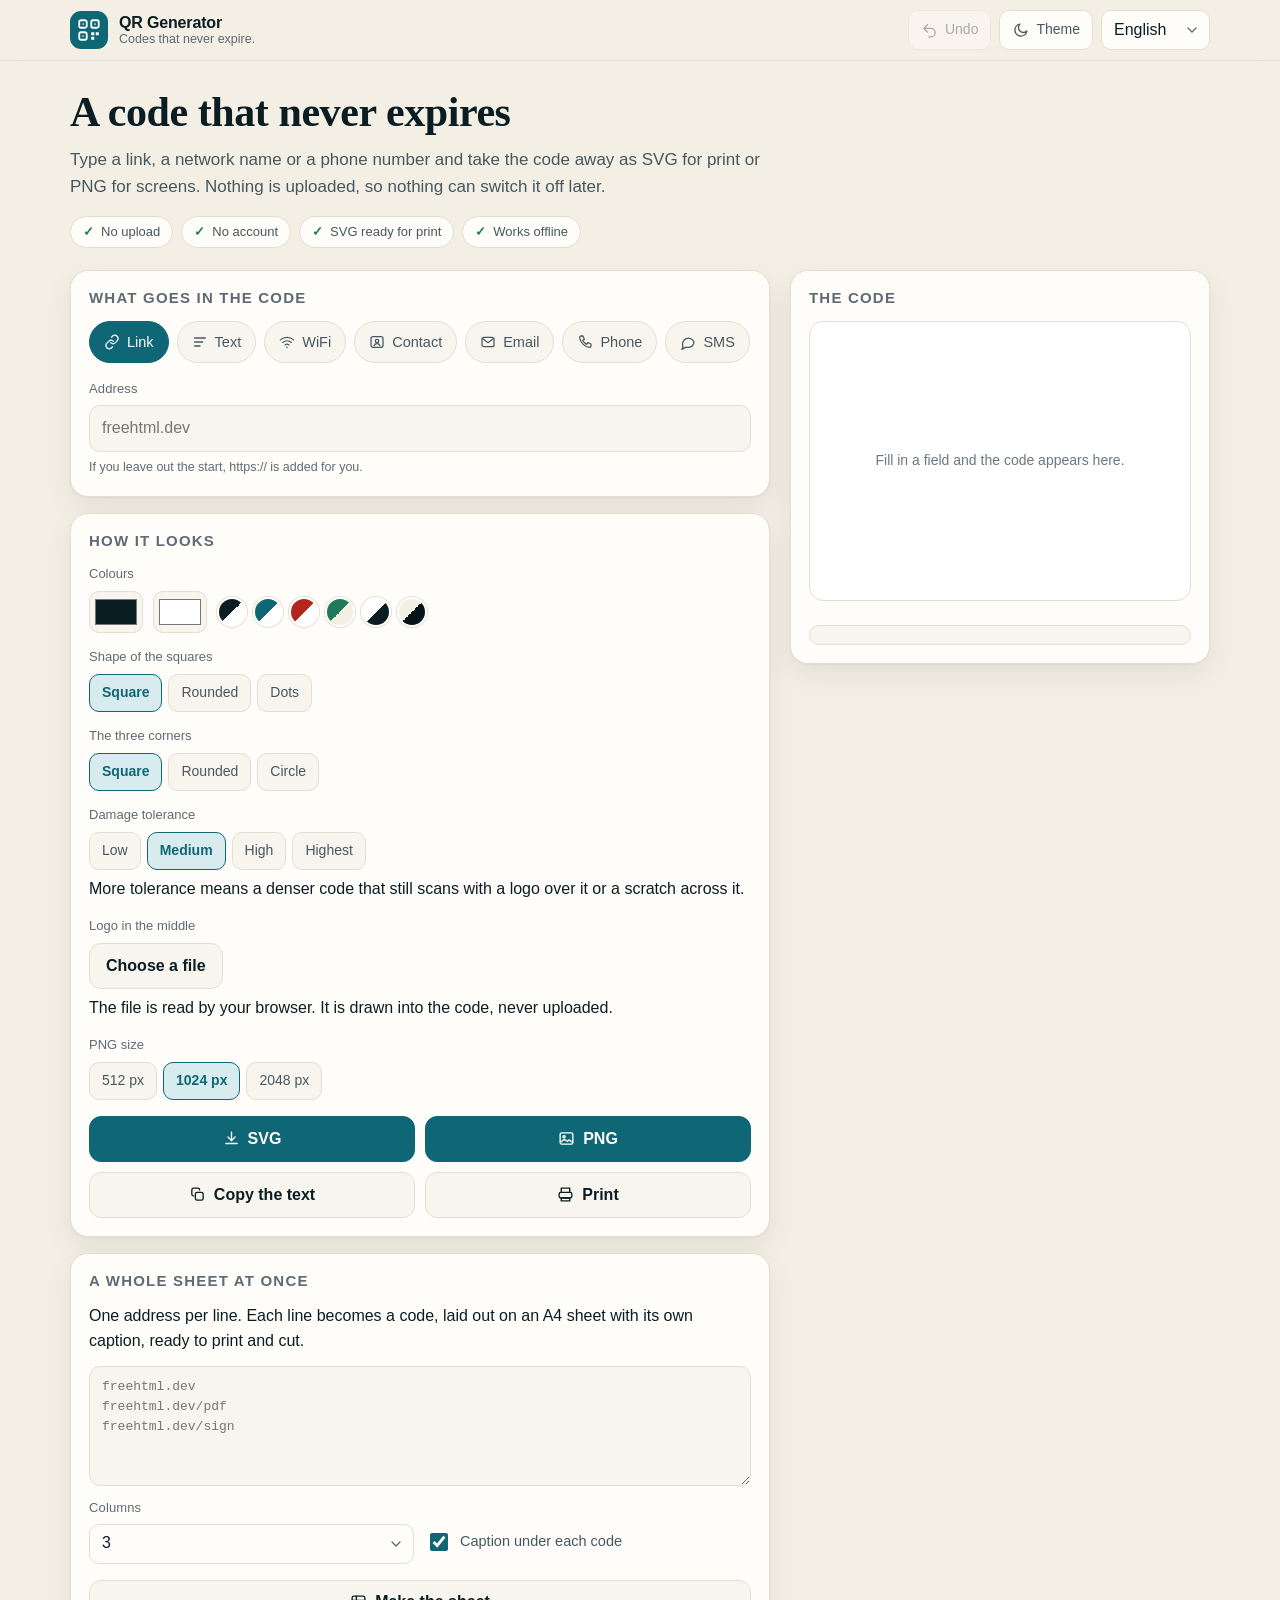
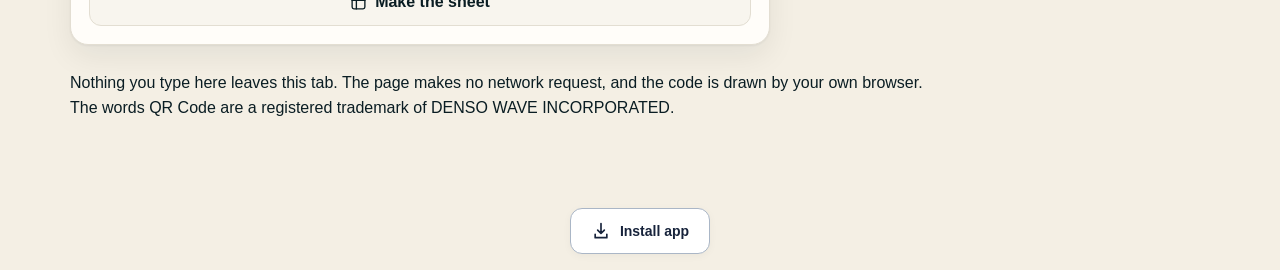
<file: index.html>
<!DOCTYPE html>
<html lang="en" data-version="1.0.2">
<head>
<meta charset="utf-8">
<meta http-equiv="Content-Security-Policy" content="default-src 'self'; script-src 'self' 'unsafe-inline'; style-src 'self' 'unsafe-inline'; img-src 'self' data: blob:; font-src 'self' data:; media-src 'self' blob: data:; connect-src 'self'; worker-src 'self' blob:; object-src 'none'; base-uri 'self'; upgrade-insecure-requests">
<!-- CSP prin meta: GitHub Pages nu permite antete HTTP. Fara frame-ancestors/form-action, pe care meta nu le accepta. -->
<meta name="viewport" content="width=device-width, initial-scale=1, viewport-fit=cover">
<meta name="color-scheme" content="light dark">
<meta name="theme-color" content="#0f6674">
<title>QR Generator · codes that never expire, made in your browser</title>
<meta name="description" content="Make a QR code for a link, text, WiFi, a contact card, an email, a phone number or an SMS. Vector SVG and print ready PNG, no account, no upload, and the code never expires because no server is involved.">
<meta name="author" content="Kristian Mario Miskovic (TekiDeki)">
<meta name="robots" content="index, follow">
<link rel="canonical" href="https://tekideki.github.io/QR-Generator/">
<meta property="og:type" content="website">
<meta property="og:site_name" content="QR Generator">
<meta property="og:title" content="QR Generator · codes that never expire">
<meta property="og:description" content="Link, text, WiFi, contact card. Vector SVG for print, PNG for screens. Nothing is uploaded and no server can switch the code off.">
<meta property="og:url" content="https://tekideki.github.io/QR-Generator/">
<meta property="og:image" content="https://tekideki.github.io/QR-Generator/screenshots/og.png">
<meta property="og:image:width" content="1200">
<meta property="og:image:height" content="630">
<meta property="og:locale" content="en_GB">
<meta property="og:locale:alternate" content="ro_RO">
<meta property="og:locale:alternate" content="sr_RS">
<meta name="twitter:card" content="summary_large_image">
<meta name="twitter:title" content="QR Generator · codes that never expire">
<meta name="twitter:description" content="Make a code in your browser, download SVG or PNG, print a sheet. No account, no upload, no expiry.">
<meta name="twitter:image" content="https://tekideki.github.io/QR-Generator/screenshots/og.png">
<link rel="manifest" href="manifest.json">
<link rel="icon" href="favicon.ico" sizes="32x32">
<link rel="icon" href="icons/icon.svg" type="image/svg+xml">
<link rel="apple-touch-icon" href="apple-touch-icon.png">
<style>
/* QR Generator · TekiDeki - styles
 * SPDX-License-Identifier: Apache-2.0
 * Copyright 2026 Kristian Mario Miskovic (TekiDeki)
 * No external font, no icon font, no CDN. Everything below is local.
 */

:root {
  --bg: #f4efe4;
  --panel: #fffdf9;
  --panel-2: #f8f5ee;
  --line: #e3ded2;
  --line-strong: #cec6b6;
  --ink: #0a1d23;
  --ink-soft: #46585f;
  --ink-muted: #5e6a74;
  --accent: #0f6674;
  --accent-hover: #0b5160;
  --accent-soft: #d8ecef;
  --on-accent: #ffffff;
  --amber: #e3a548;
  --ok: #1f7a5c;
  --ok-soft: #e1f2ea;
  --warn: #a8641a;
  --warn-soft: #f8ecd9;
  --bad: #b3261e;
  --bad-soft: #fbe4e1;
  --stage: #e7e1d4;
  --paper: #ffffff;
  --shadow: 0 1px 2px rgba(10, 29, 35, 0.05), 0 12px 30px rgba(10, 29, 35, 0.07);
  --radius: 18px;
  --radius-sm: 11px;
  --sans: -apple-system, BlinkMacSystemFont, "Segoe UI", Roboto, "Helvetica Neue", Arial, sans-serif;
  --serif: "Iowan Old Style", "Palatino Linotype", Palatino, Georgia, serif;
  --mono: ui-monospace, SFMono-Regular, Menlo, Consolas, "Liberation Mono", monospace;
  color-scheme: light;
}

:root[data-theme="dark"] {
  --bg: #061318;
  --panel: #0d1f26;
  --panel-2: #0a1a20;
  --line: #1d333b;
  --line-strong: #2c4651;
  --ink: #e8f1f3;
  --ink-soft: #b0c2c8;
  --ink-muted: #7f959d;
  --accent: #56b2ba;
  --accent-hover: #7cc9d0;
  --accent-soft: #103a41;
  --on-accent: #04222a;
  --amber: #e3a548;
  --ok: #5ecfa9;
  --ok-soft: #102e28;
  --warn: #e0a34a;
  --warn-soft: #33270f;
  --bad: #f2978f;
  --bad-soft: #361a18;
  --stage: #041014;
  --shadow: 0 1px 2px rgba(0, 0, 0, 0.35), 0 16px 34px rgba(0, 0, 0, 0.3);
  color-scheme: dark;
}

* { box-sizing: border-box; }

/* A display rule on a component beats the hidden attribute, which is how the
 * other panels stayed on screen. Nothing may override it. */
[hidden] { display: none !important; }

html { -webkit-text-size-adjust: 100%; }

body {
  margin: 0;
  background: var(--bg);
  color: var(--ink);
  font-family: var(--sans);
  font-size: 16px;
  line-height: 1.55;
  -webkit-font-smoothing: antialiased;
}

h1, h2, h3 { margin: 0; line-height: 1.2; letter-spacing: -0.01em; }
p { margin: 0; }
button, input, select, textarea { font: inherit; color: inherit; }
a { color: var(--accent); }

.skip-link {
  position: absolute; left: -9999px; top: 0;
  background: var(--accent); color: var(--on-accent);
  padding: 10px 16px; border-radius: 0 0 10px 0; z-index: 40;
}
.skip-link:focus { left: 0; }

.sr-only {
  position: absolute; width: 1px; height: 1px; padding: 0; margin: -1px;
  overflow: hidden; clip: rect(0 0 0 0); white-space: nowrap; border: 0;
}

/* ---------------------------------------------------------------- top bar */

.topbar {
  position: sticky; top: 0; z-index: 20;
  background: color-mix(in srgb, var(--bg) 88%, transparent);
  backdrop-filter: blur(10px);
  border-bottom: 1px solid var(--line);
}
.topbar-inner {
  max-width: 1180px; margin: 0 auto; padding: 10px 20px;
  display: flex; align-items: center; gap: 14px;
}
@media (max-width: 560px) {
  .topbar-inner { padding: 8px 14px; gap: 8px; }
  .brand { gap: 9px; min-width: 0; }
  .brand-mark { width: 34px; height: 34px; border-radius: 9px; }
  .brand-mark svg { width: 21px; height: 21px; }
  .brand-text > span:first-child { font-size: 15px; white-space: nowrap; }
  .brand-tagline { display: none; }
  .topbar-actions { gap: 6px; }
  .icon-btn { min-height: 38px; padding: 0 9px; }
  select { min-height: 38px; padding: 0 28px 0 10px; font-size: 14px; }
}
.brand { display: flex; align-items: center; gap: 11px; text-decoration: none; color: inherit; }
.brand-mark {
  width: 38px; height: 38px; border-radius: 11px;
  background: var(--accent); color: var(--on-accent);
  display: grid; place-items: center; flex: none;
}
.brand-mark svg { width: 24px; height: 24px; }
.brand-text { display: flex; flex-direction: column; line-height: 1.15; }
.brand-text > span:first-child { font-weight: 650; letter-spacing: -0.01em; }
.brand-tagline { font-size: 12.5px; color: var(--ink-muted); }
.topbar-actions { margin-left: auto; display: flex; align-items: center; gap: 8px; }

.icon-btn {
  display: inline-flex; align-items: center; gap: 7px;
  min-height: 40px; padding: 0 12px;
  background: var(--panel); border: 1px solid var(--line);
  border-radius: 10px; cursor: pointer; color: var(--ink-soft);
  font-size: 14px;
}
.icon-btn:hover { border-color: var(--line-strong); color: var(--ink); }
.icon-btn:disabled { opacity: 0.45; cursor: default; }
.icon-btn svg { width: 17px; height: 17px; fill: none; stroke: currentColor; stroke-width: 1.9; stroke-linecap: round; stroke-linejoin: round; }
.icon-btn span { display: none; }
@media (min-width: 720px) { .icon-btn span { display: inline; } }

.theme-sun { display: none; }
:root[data-theme="dark"] .theme-sun { display: block; }
:root[data-theme="dark"] .theme-moon { display: none; }

select {
  min-height: 40px; padding: 0 34px 0 12px;
  background: var(--panel) url("data:image/svg+xml,%3Csvg xmlns='http://www.w3.org/2000/svg' viewBox='0 0 24 24' fill='none' stroke='%235e6a74' stroke-width='2' stroke-linecap='round'%3E%3Cpath d='M6 9l6 6 6-6'/%3E%3C/svg%3E") no-repeat right 9px center / 16px;
  border: 1px solid var(--line); border-radius: 10px;
  appearance: none; cursor: pointer;
}

/* ------------------------------------------------------------------ layout */

.wrap { max-width: 1180px; margin: 0 auto; padding: 26px 20px 64px; }

.intro { max-width: 720px; margin-bottom: 22px; }
.intro h1 { font-family: var(--serif); font-size: clamp(28px, 4.6vw, 42px); font-weight: 600; }
.lede { margin-top: 10px; color: var(--ink-soft); font-size: 17px; }
.claims { list-style: none; display: flex; flex-wrap: wrap; gap: 8px; padding: 0; margin: 16px 0 0; }
.claims li {
  font-size: 13px; color: var(--ink-soft);
  background: var(--panel); border: 1px solid var(--line);
  border-radius: 999px; padding: 5px 12px;
}
.claims li::before { content: "✓"; color: var(--ok); margin-right: 7px; font-weight: 700; }

.columns { display: grid; grid-template-columns: 1fr; gap: 20px; align-items: start; }
@media (min-width: 940px) {
  .columns { grid-template-columns: minmax(0, 1fr) 420px; }
}

.card {
  background: var(--panel); border: 1px solid var(--line);
  border-radius: var(--radius); box-shadow: var(--shadow);
  padding: 18px;
}
.card + .card { margin-top: 16px; }
.card h2 { font-size: 15px; text-transform: uppercase; letter-spacing: 0.08em; color: var(--ink-muted); margin-bottom: 14px; }

/* ------------------------------------------------------------- type chips */

.types { display: flex; flex-wrap: wrap; gap: 8px; }
.chip {
  display: inline-flex; align-items: center; gap: 7px;
  min-height: 42px; padding: 0 14px;
  background: var(--panel-2); border: 1px solid var(--line);
  border-radius: 999px; cursor: pointer; color: var(--ink-soft); font-size: 14.5px;
}
.chip:hover { border-color: var(--line-strong); }
.chip[aria-pressed="true"] {
  background: var(--accent); border-color: var(--accent); color: var(--on-accent);
}
.chip svg { width: 16px; height: 16px; fill: none; stroke: currentColor; stroke-width: 1.9; stroke-linecap: round; stroke-linejoin: round; }

/* ----------------------------------------------------------------- fields */

.fields { display: grid; gap: 12px; margin-top: 16px; }
.field { display: grid; gap: 6px; }
.field label { font-size: 13px; color: var(--ink-muted); letter-spacing: 0.01em; }
.field input[type="text"], .field input[type="email"], .field input[type="tel"], .field textarea {
  width: 100%; min-height: 44px; padding: 10px 12px;
  background: var(--panel-2); border: 1px solid var(--line);
  border-radius: var(--radius-sm); color: var(--ink);
}
.field textarea { min-height: 96px; resize: vertical; font-family: inherit; }
.field input:focus-visible, .field textarea:focus-visible, select:focus-visible, .chip:focus-visible, .btn:focus-visible, .icon-btn:focus-visible {
  outline: 2px solid var(--accent); outline-offset: 2px;
}
.field .hint { font-size: 12.5px; color: var(--ink-muted); }
.row2 { display: grid; grid-template-columns: 1fr 1fr; gap: 12px; }
@media (max-width: 520px) { .row2 { grid-template-columns: 1fr; } }

.check { display: flex; align-items: center; gap: 9px; font-size: 14.5px; color: var(--ink-soft); cursor: pointer; }
.check input { width: 18px; height: 18px; accent-color: var(--accent); }

/* ---------------------------------------------------------------- preview */

.preview-card { position: sticky; top: 76px; }
.stage {
  background: var(--paper); border: 1px solid var(--line);
  border-radius: 14px; padding: 14px; display: grid; place-items: center;
  min-height: 280px;
}
/* The code itself is drawn on white on purpose, in both themes: a scanner
 * needs the contrast, and a dark code on a dark background does not scan. */
.stage svg, .stage canvas, .stage img { display: block; width: 100%; height: auto; max-width: 340px; }
.stage .empty {
  color: #6b7780; font-size: 14px; text-align: center; padding: 30px 10px;
}

.meta { display: flex; flex-wrap: wrap; gap: 8px; margin-top: 12px; }
.pill {
  font-size: 12.5px; color: var(--ink-soft);
  background: var(--panel-2); border: 1px solid var(--line);
  border-radius: 999px; padding: 4px 10px;
}
.pill.warn { color: var(--warn); background: var(--warn-soft); border-color: transparent; }
.pill.bad { color: var(--bad); background: var(--bad-soft); border-color: transparent; }
.pill.ok { color: var(--ok); background: var(--ok-soft); border-color: transparent; }

.payload {
  margin-top: 12px; font-family: var(--mono); font-size: 12px;
  color: var(--ink-muted); background: var(--panel-2);
  border: 1px solid var(--line); border-radius: 10px;
  padding: 9px 11px; max-height: 76px; overflow: auto; word-break: break-all;
}

/* ---------------------------------------------------------------- controls */

.opts { display: grid; gap: 14px; }
.opt { display: grid; gap: 7px; }
.opt > span { font-size: 13px; color: var(--ink-muted); }
.seg { display: flex; flex-wrap: wrap; gap: 6px; }
.seg button {
  min-height: 38px; padding: 0 12px;
  background: var(--panel-2); border: 1px solid var(--line);
  border-radius: 10px; cursor: pointer; color: var(--ink-soft); font-size: 14px;
}
.seg button[aria-pressed="true"] { background: var(--accent-soft); border-color: var(--accent); color: var(--accent); font-weight: 600; }

.colors { display: flex; gap: 10px; align-items: center; }
.colors input[type="color"] {
  width: 54px; height: 42px; padding: 3px; background: var(--panel-2);
  border: 1px solid var(--line); border-radius: 10px; cursor: pointer;
}
.swatches { display: flex; gap: 6px; flex-wrap: wrap; }
.swatch {
  width: 30px; height: 30px; border-radius: 50%; cursor: pointer;
  border: 2px solid var(--panel); box-shadow: 0 0 0 1px var(--line);
}
.logo-row { display: flex; align-items: center; gap: 10px; flex-wrap: wrap; }
.logo-thumb { width: 40px; height: 40px; border-radius: 9px; border: 1px solid var(--line); object-fit: contain; background: #fff; }

/* ----------------------------------------------------------------- buttons */

.btn {
  display: inline-flex; align-items: center; justify-content: center; gap: 8px;
  min-height: 46px; padding: 0 16px;
  background: var(--panel-2); border: 1px solid var(--line);
  border-radius: 12px; cursor: pointer; color: var(--ink); font-weight: 550;
}
.btn:hover { border-color: var(--line-strong); }
.btn.primary { background: var(--accent); border-color: var(--accent); color: var(--on-accent); }
.btn.primary:hover { background: var(--accent-hover); }
.btn svg { width: 17px; height: 17px; fill: none; stroke: currentColor; stroke-width: 1.9; stroke-linecap: round; stroke-linejoin: round; }
.export { display: grid; grid-template-columns: 1fr 1fr; gap: 10px; margin-top: 16px; }
.export .wide { grid-column: 1 / -1; }

/* ------------------------------------------------------------------ sheet */

.batch textarea { width: 100%; min-height: 120px; font-family: var(--mono); font-size: 13px; }

/* ------------------------------------------------------------------ toasts */

.toast {
  position: fixed; left: 50%; bottom: 24px; transform: translate(-50%, 20px);
  background: var(--ink); color: var(--bg);
  padding: 11px 18px; border-radius: 999px; font-size: 14px;
  opacity: 0; pointer-events: none; transition: opacity 0.18s, transform 0.18s; z-index: 50;
}
.toast.on { opacity: 1; transform: translate(-50%, 0); }

/* ------------------------------------------------------------------- print */

.print-only { display: none; }


/* ------------------------------------------------------- sheet preview */

.sheet-frame { margin-top: 16px; }
.sheet-note { margin-bottom: 8px; }
.sheet-paper {
  background: #fff; border: 1px solid var(--line); border-radius: 10px;
  padding: 8px; box-shadow: var(--shadow); overflow: hidden;
}
.sheet-paper svg { display: block; width: 100%; height: auto; }
.sheet-more { margin-top: 8px; color: var(--warn); }

/* ------------------------------------------------------- the small code */

/* On a phone the full preview sits under the whole form, so the code would be
 * off screen exactly while it is being typed. This strip keeps it in view. */
.peek { display: none; }
@media (max-width: 939px) {
  .peek {
    position: fixed; left: 12px; right: 12px; bottom: 12px; z-index: 40;
    display: flex; align-items: center; gap: 12px;
    padding: 8px 14px 8px 8px; min-height: 64px;
    background: var(--panel); border: 1px solid var(--line-strong);
    border-radius: 16px; box-shadow: 0 10px 30px rgba(9, 30, 38, 0.22);
    color: var(--ink); text-align: left; cursor: pointer;
  }
  .peek[hidden] { display: none; }
  .peek-art {
    width: 52px; height: 52px; flex: none; display: grid; place-items: center;
    background: #fff; border-radius: 10px; padding: 4px;
  }
  .peek-art svg { width: 100%; height: 100%; display: block; }
  .peek-text {
    font-size: 13.5px; line-height: 1.35; color: var(--ink-soft);
    overflow: hidden; text-overflow: ellipsis; white-space: nowrap; min-width: 0;
  }
  body { padding-bottom: 88px; }
}
@media print { .peek { display: none !important; } }

@media print {
  body { background: #fff; }
  .topbar, .intro, .columns, .toast, .skip-link { display: none !important; }
  .print-only { display: block; }
  .print-only svg { width: 100%; height: auto; }
  @page { size: A4; margin: 12mm; }
}

@media (prefers-reduced-motion: reduce) {
  *, *::before, *::after { animation-duration: 0.001ms !important; transition-duration: 0.001ms !important; }
}



  /* regula casei: tinte de atingere pe mobil */
  @media (pointer: coarse), (max-width: 700px) {
    .swatch { min-height: 34px; display: inline-flex; align-items: center; }
  }
</style>
<script type="application/ld+json">
{"@context":"https://schema.org","@type":"WebApplication","name":"QR Generator","applicationCategory":"UtilitiesApplication","operatingSystem":"Any (web browser)","url":"https://tekideki.github.io/QR-Generator/","description":"Creator of permanent QR codes for links, text, WiFi, contacts, email, phone and SMS, with SVG and PNG export and a printable A4 sheet. Nothing is uploaded.","offers":{"@type":"Offer","price":"0","priceCurrency":"EUR"},"author":{"@type":"Person","name":"Kristian Mario Miskovic","alternateName":"TekiDeki"},"license":"https://www.apache.org/licenses/LICENSE-2.0","isAccessibleForFree":true}
</script>
<script>
/* Paint the stored theme before the body is built, so there is no flash of
 * the wrong colour on a reload. */
(function () {
  try {
    var saved = localStorage.getItem('qr-generator.theme');
    var dark = saved === 'dark' || (!saved && window.matchMedia && window.matchMedia('(prefers-color-scheme: dark)').matches);
    document.documentElement.setAttribute('data-theme', dark ? 'dark' : 'light');
  } catch (e) {
    document.documentElement.setAttribute('data-theme', 'light');
  }
}());
</script>

<style id="ecran-mic">
/* regula casei: ecrane mici (320px) - nimic nu are voie sa iasa din ecran.
   Blocul sta la finalul <head>, deci invinge stilurile de mai sus fara sa le rescrie. */
@media (max-width: 380px) {
  html, body { max-width: 100%; overflow-x: hidden; }
  img, svg, canvas, video, table { max-width: 100%; }
  /* antetul: selectul de limba si butonul de tema se pot strange si trec pe randul urmator */
  header .tools, header .controls, .topbar .tools, .topbar .controls, .tools, .controls { flex-wrap: wrap; min-width: 0; }
  header select, .tools select, .controls select, select#lang, select#lang-select, #lang-select { max-width: 100%; min-width: 0; }
  /* panourile si cardurile se largestesc la cat incape */
  .panel, .card, .sheet, .action, .action-main, .action-side, .source-panel, .panel-heading { min-width: 0; max-width: 100%; }
  .chips, #cityChips { flex-wrap: wrap; }
}
</style>
<style id="tinte-44">
/* regula casei: pe telefon, tinta de atingere are cel putin 44x44px (WCAG 2.5.5, Apple HIG).
   Se aplica doar pe pointer gros sau ecran mic, ca sa nu umfle interfata pe desktop.
   `!important` e intentionat: e un prag de accesibilitate, nu o preferinta de stil, iar
   fiecare unealta are propriile reguli de buton care ar castiga altfel.
   Tabla jocurilor (`.cell`, `.tile`, `.slot`, `.key`) este lasata afara: acolo marimea
   tintei e data de grila, nu de deget, si e tratata in blocul fiecarui joc. */
@media (pointer: coarse), (max-width: 700px) {
  html body :is(button, select, textarea, summary, [role="button"],
      input:not([type="checkbox"]):not([type="radio"]):not([type="file"]):not([type="hidden"]),
      label:has(input[type="checkbox"]), label:has(input[type="radio"]),
      .check, .check-label, .switch, .btn, .button):not(.cell):not(.tile):not(.slot):not(.key) {
    min-height: 44px !important;
  }
  html body :is(button, [role="button"], .btn, .button, .chip, .langbtn, .iconbtn, .icon-btn,
      .btn-icon, .icon-button, .swatch, .switch, .tbtn, .buy, .skip):not(.cell):not(.tile):not(.slot):not(.key):not([hidden]) {
    display: inline-flex !important; align-items: center !important; justify-content: center !important;
  }
  html body :is(.iconbtn, .icon-btn, .btn-icon, .icon-button, .langbtn, .theme-toggle, .theme,
      .swatch, .switch, .tbtn, .swap, .play-button, .stop-button, .undo, .buy,
      .nav-btn, .editor-close, .round-btn, .chip-x, .close, .btn-close, .randomize-mini,
      .history > button, .swatches > button) {
    min-width: 44px !important; min-height: 44px !important;
  }
  html body :is(select, input[type="color"], input[type="number"], input[type="text"]) {
    min-width: 44px !important;
  }
  html body :is(input[type="checkbox"], input[type="radio"]) { min-width: 24px !important; min-height: 24px !important; }
  /* legaturile din afara textului curent (antet, subsol, navigatie); cele din propozitie
     ramin legaturi de text, cum spune si exceptia pentru text din WCAG 2.5.5.
     Cardurile-legatura isi pastreaza asezarea, doar inaltimea minima creste. */
  html body a:not(p a):not(li a):not(td a):not(.gcard):not(.card) {
    min-height: 44px !important; min-width: 44px !important;
  }
  html body :is(a.skip, .brand, a.buy) { display: inline-flex !important; align-items: center !important; }
  /* barele care nu incapeau: se asaza pe doua randuri in loc sa iasa din ecran */
  html body :is(nav, .nav, .navbar, .toolbar, .links, footer, .footnotes, .player-controls,
      header, .topbar, .masthead, .app-header,
      .topbar-actions, .header-actions, .hero-actions, .actions, .action-row,
      .btn-row, .button-row, .controls, .controls-row, .filters,
      .topbar-inner, .header-inner, .nav-inner, .bar-inner,
      [class$="-inner"], [class$="-actions"]) {
    flex-wrap: wrap !important;
  }
  html body input[type="range"] { height: 44px !important; }
  /* campurile de fisier sunt suprapuse peste zona de tragere si nu trebuie sa iasa din ea */
  html body :is(input[type="file"], input[type="color"], img, video, canvas) { max-width: 100% !important; }
}
</style>
</head>
<body>

<a class="skip-link" href="#main" data-i18n="skipToContent">Skip to content</a>

<header class="topbar">
  <div class="topbar-inner">
    <a class="brand" href="#main">
      <span class="brand-mark" aria-hidden="true">
        <svg viewBox="0 0 32 32"><rect x="3" y="3" width="10" height="10" rx="2.4" fill="none" stroke="currentColor" stroke-width="2.4"/><rect x="19" y="3" width="10" height="10" rx="2.4" fill="none" stroke="currentColor" stroke-width="2.4"/><rect x="3" y="19" width="10" height="10" rx="2.4" fill="none" stroke="currentColor" stroke-width="2.4"/><rect x="7.2" y="7.2" width="1.8" height="1.8" fill="currentColor"/><rect x="23.2" y="7.2" width="1.8" height="1.8" fill="currentColor"/><rect x="7.2" y="23.2" width="1.8" height="1.8" fill="currentColor"/><rect x="19" y="19" width="4" height="4" fill="currentColor"/><rect x="25" y="19" width="4" height="4" fill="currentColor"/><rect x="19" y="25" width="4" height="4" fill="currentColor"/></svg>
      </span>
      <span class="brand-text">
        <span>QR Generator</span>
        <span class="brand-tagline" data-i18n="tagline">Codes that never expire.</span>
      </span>
    </a>

    <div class="topbar-actions">
      <button type="button" class="icon-btn" id="undoBtn" disabled data-i18n-title="undoTip" title="Undo the last change">
        <svg viewBox="0 0 24 24" aria-hidden="true"><path d="M9 14 4 9l5-5"/><path d="M4 9h10a6 6 0 0 1 0 12h-3"/></svg>
        <span data-i18n="undo">Undo</span>
      </button>
      <button type="button" class="icon-btn" id="themeBtn" data-i18n-title="themeToggle" title="Switch light or dark theme">
        <svg class="theme-moon" viewBox="0 0 24 24" aria-hidden="true"><path d="M21 12.8A8.5 8.5 0 1 1 11.2 3a6.8 6.8 0 0 0 9.8 9.8Z"/></svg>
        <svg class="theme-sun" viewBox="0 0 24 24" aria-hidden="true"><circle cx="12" cy="12" r="4"/><path d="M12 2v2M12 20v2M2 12h2M20 12h2M4.9 4.9l1.4 1.4M17.7 17.7l1.4 1.4M19.1 4.9l-1.4 1.4M6.3 17.7l-1.4 1.4"/></svg>
        <span data-i18n="theme">Theme</span>
      </button>
      <label class="sr-only" for="langSelect" data-i18n="language">Language</label>
      <select id="langSelect" aria-label="Language" data-i18n-aria-label="language">
        <option value="en">English</option>
        <option value="ro">Română</option>
        <option value="sr-latn">Srpski</option>
        <option value="sr-cyrl">Српски</option>
      </select>
    </div>
  </div>
</header>

<main id="main" class="wrap">

  <section class="intro">
    <h1 data-i18n="h1">A code that never expires</h1>
    <p class="lede" data-i18n="lede">Type a link, a network name or a phone number and take the code away as SVG for print or PNG for screens. Nothing is uploaded, so nothing can switch it off later.</p>
    <ul class="claims">
      <li data-i18n="claimNoUpload">No upload</li>
      <li data-i18n="claimNoAccount">No account</li>
      <li data-i18n="claimPrint">SVG ready for print</li>
      <li data-i18n="claimOffline">Works offline</li>
    </ul>
  </section>

  <div class="columns">

    <div class="column">

      <section class="card" aria-labelledby="types-h">
        <h2 id="types-h" data-i18n="typesTitle">What goes in the code</h2>
        <div class="types" role="group" aria-label="Code type" data-i18n-aria-label="typesTitle">
          <button type="button" class="chip" data-type="url" aria-pressed="true">
            <svg viewBox="0 0 24 24" aria-hidden="true"><path d="M10 13a5 5 0 0 0 7 0l3-3a5 5 0 0 0-7-7l-1.5 1.5"/><path d="M14 11a5 5 0 0 0-7 0l-3 3a5 5 0 0 0 7 7l1.5-1.5"/></svg>
            <span data-i18n="typeUrl">Link</span>
          </button>
          <button type="button" class="chip" data-type="text" aria-pressed="false">
            <svg viewBox="0 0 24 24" aria-hidden="true"><path d="M4 6h16M4 12h12M4 18h8"/></svg>
            <span data-i18n="typeText">Text</span>
          </button>
          <button type="button" class="chip" data-type="wifi" aria-pressed="false">
            <svg viewBox="0 0 24 24" aria-hidden="true"><path d="M2 8.8a15 15 0 0 1 20 0"/><path d="M5.5 12.6a10 10 0 0 1 13 0"/><path d="M9 16.4a5 5 0 0 1 6 0"/><circle cx="12" cy="20" r="1.2" fill="currentColor" stroke="none"/></svg>
            <span data-i18n="typeWifi">WiFi</span>
          </button>
          <button type="button" class="chip" data-type="contact" aria-pressed="false">
            <svg viewBox="0 0 24 24" aria-hidden="true"><rect x="3" y="4" width="18" height="16" rx="3"/><circle cx="12" cy="10.5" r="2.6"/><path d="M7.5 17.5c.8-2 2.4-3 4.5-3s3.7 1 4.5 3"/></svg>
            <span data-i18n="typeContact">Contact</span>
          </button>
          <button type="button" class="chip" data-type="email" aria-pressed="false">
            <svg viewBox="0 0 24 24" aria-hidden="true"><rect x="3" y="5" width="18" height="14" rx="3"/><path d="m4 7 8 6 8-6"/></svg>
            <span data-i18n="typeEmail">Email</span>
          </button>
          <button type="button" class="chip" data-type="phone" aria-pressed="false">
            <svg viewBox="0 0 24 24" aria-hidden="true"><path d="M6 3h3l2 5-2.5 1.5a12 12 0 0 0 6 6L16 13l5 2v3a2 2 0 0 1-2.2 2A17 17 0 0 1 4 5.2 2 2 0 0 1 6 3Z"/></svg>
            <span data-i18n="typePhone">Phone</span>
          </button>
          <button type="button" class="chip" data-type="sms" aria-pressed="false">
            <svg viewBox="0 0 24 24" aria-hidden="true"><path d="M21 12a8 8 0 0 1-8 8H8l-5 3 1.4-4.6A8 8 0 1 1 21 12Z"/></svg>
            <span data-i18n="typeSms">SMS</span>
          </button>
        </div>

        <div class="fields" data-panel="url">
          <div class="field">
            <label for="url" data-i18n="urlLabel">Address</label>
            <input id="url" type="text" inputmode="url" spellcheck="false" autocomplete="off" placeholder="freehtml.dev" data-i18n-placeholder="urlPlaceholder">
            <p class="hint" data-i18n="urlHint">If you leave out the start, https:// is added for you.</p>
          </div>
        </div>

        <div class="fields" data-panel="text" hidden>
          <div class="field">
            <label for="text" data-i18n="textLabel">Text</label>
            <textarea id="text" data-i18n-placeholder="textPlaceholder" placeholder="Anything a scanner should show as plain text"></textarea>
            <p class="hint" data-i18n="textHint">Long text needs a denser code, and a dense code is harder to scan from far away.</p>
          </div>
        </div>

        <div class="fields" data-panel="wifi" hidden>
          <div class="field">
            <label for="ssid" data-i18n="ssidLabel">Network name</label>
            <input id="ssid" type="text" spellcheck="false" autocomplete="off">
          </div>
          <div class="row2">
            <div class="field">
              <label for="wifiPass" data-i18n="passwordLabel">Password</label>
              <input id="wifiPass" type="text" spellcheck="false" autocomplete="off">
            </div>
            <div class="field">
              <label for="security" data-i18n="securityLabel">Security</label>
              <select id="security">
                <option value="WPA" data-i18n="secWpa">WPA / WPA2</option>
                <option value="WEP" data-i18n="secWep">WEP</option>
                <option value="nopass" data-i18n="secNone">Open network</option>
              </select>
            </div>
          </div>
          <label class="check"><input type="checkbox" id="hiddenNet"> <span data-i18n="hiddenLabel">The network name is hidden</span></label>
        </div>

        <div class="fields" data-panel="contact" hidden>
          <div class="row2">
            <div class="field">
              <label for="firstName" data-i18n="firstNameLabel">First name</label>
              <input id="firstName" type="text" autocomplete="off">
            </div>
            <div class="field">
              <label for="lastName" data-i18n="lastNameLabel">Last name</label>
              <input id="lastName" type="text" autocomplete="off">
            </div>
          </div>
          <div class="field">
            <label for="org" data-i18n="orgLabel">Company</label>
            <input id="org" type="text" autocomplete="off">
          </div>
          <div class="row2">
            <div class="field">
              <label for="contactPhone" data-i18n="contactPhoneLabel">Phone</label>
              <input id="contactPhone" type="tel" inputmode="tel" autocomplete="off" placeholder="+381 60 123 4567">
            </div>
            <div class="field">
              <label for="contactEmail" data-i18n="contactEmailLabel">Email</label>
              <input id="contactEmail" type="email" autocomplete="off">
            </div>
          </div>
          <div class="field">
            <label for="website" data-i18n="websiteLabel">Website</label>
            <input id="website" type="text" inputmode="url" spellcheck="false" autocomplete="off" placeholder="freehtml.dev">
          </div>
        </div>

        <div class="fields" data-panel="email" hidden>
          <div class="field">
            <label for="mailTo" data-i18n="mailToLabel">Address</label>
            <input id="mailTo" type="email" autocomplete="off" placeholder="name@example.com">
          </div>
          <div class="field">
            <label for="subject" data-i18n="subjectLabel">Subject</label>
            <input id="subject" type="text" autocomplete="off">
          </div>
          <div class="field">
            <label for="mailBody" data-i18n="mailBodyLabel">Message</label>
            <textarea id="mailBody"></textarea>
          </div>
        </div>

        <div class="fields" data-panel="phone" hidden>
          <div class="field">
            <label for="phoneNumber" data-i18n="phoneLabel">Number</label>
            <input id="phoneNumber" type="tel" inputmode="tel" autocomplete="off" placeholder="+381 60 123 4567">
            <p class="hint" data-i18n="phoneHint">Spaces and dashes are dropped. Keep the plus for an international number.</p>
          </div>
        </div>

        <div class="fields" data-panel="sms" hidden>
          <div class="field">
            <label for="smsNumber" data-i18n="smsNumberLabel">Number</label>
            <input id="smsNumber" type="tel" inputmode="tel" autocomplete="off" placeholder="+381 60 123 4567">
          </div>
          <div class="field">
            <label for="smsText" data-i18n="smsTextLabel">Message</label>
            <textarea id="smsText"></textarea>
          </div>
        </div>
      </section>

      <section class="card" aria-labelledby="design-h">
        <h2 id="design-h" data-i18n="designTitle">How it looks</h2>
        <div class="opts">

          <div class="opt">
            <span data-i18n="colorsLabel">Colours</span>
            <div class="colors">
              <input type="color" id="fgColor" value="#0a1d23" aria-label="Code colour" data-i18n-aria-label="fgLabel">
              <input type="color" id="bgColor" value="#ffffff" aria-label="Background colour" data-i18n-aria-label="bgLabel">
              <div class="swatches" id="swatches" role="group" aria-label="Colour presets" data-i18n-aria-label="swatchLabel"></div>
            </div>
          </div>

          <div class="opt">
            <span data-i18n="shapeLabel">Shape of the squares</span>
            <div class="seg" id="shapeSeg" role="group" aria-label="Shape" data-i18n-aria-label="shapeLabel">
              <button type="button" data-value="square" aria-pressed="true" data-i18n="shapeSquare">Square</button>
              <button type="button" data-value="rounded" aria-pressed="false" data-i18n="shapeRounded">Rounded</button>
              <button type="button" data-value="dots" aria-pressed="false" data-i18n="shapeDots">Dots</button>
            </div>
          </div>

          <div class="opt">
            <span data-i18n="eyesLabel">The three corners</span>
            <div class="seg" id="eyeSeg" role="group" aria-label="Corners" data-i18n-aria-label="eyesLabel">
              <button type="button" data-value="square" aria-pressed="true" data-i18n="eyeSquare">Square</button>
              <button type="button" data-value="rounded" aria-pressed="false" data-i18n="eyeRounded">Rounded</button>
              <button type="button" data-value="circle" aria-pressed="false" data-i18n="eyeCircle">Circle</button>
            </div>
          </div>

          <div class="opt">
            <span data-i18n="eccLabel">Damage tolerance</span>
            <div class="seg" id="eccSeg" role="group" aria-label="Damage tolerance" data-i18n-aria-label="eccLabel">
              <button type="button" data-value="L" aria-pressed="false" data-i18n="eccLow">Low</button>
              <button type="button" data-value="M" aria-pressed="true" data-i18n="eccMedium">Medium</button>
              <button type="button" data-value="Q" aria-pressed="false" data-i18n="eccQuartile">High</button>
              <button type="button" data-value="H" aria-pressed="false" data-i18n="eccHigh">Highest</button>
            </div>
            <p class="hint" data-i18n="eccHint">More tolerance means a denser code that still scans with a logo over it or a scratch across it.</p>
          </div>

          <div class="opt">
            <span data-i18n="logoLabel">Logo in the middle</span>
            <div class="logo-row">
              <input type="file" id="logoInput" accept="image/png,image/jpeg,image/svg+xml,image/webp" class="sr-only">
              <button type="button" class="btn" id="logoPick" data-i18n="logoPick">Choose a file</button>
              <button type="button" class="btn" id="logoRemove" hidden data-i18n="logoRemove">Remove</button>
              <img class="logo-thumb" id="logoThumb" alt="" hidden>
            </div>
            <p class="hint" data-i18n="logoHint">The file is read by your browser. It is drawn into the code, never uploaded.</p>
          </div>

          <div class="opt">
            <span data-i18n="pngSizeLabel">PNG size</span>
            <div class="seg" id="pngSeg" role="group" aria-label="PNG size">
              <button type="button" data-value="512" aria-pressed="false">512 px</button>
              <button type="button" data-value="1024" aria-pressed="true">1024 px</button>
              <button type="button" data-value="2048" aria-pressed="false">2048 px</button>
            </div>
          </div>

        </div>

        <div class="export">
          <button type="button" class="btn primary" id="svgBtn">
            <svg viewBox="0 0 24 24" aria-hidden="true"><path d="M12 3v12"/><path d="m7 10 5 5 5-5"/><path d="M4 19h16"/></svg>
            <span data-i18n="downloadSvg">SVG</span>
          </button>
          <button type="button" class="btn primary" id="pngBtn">
            <svg viewBox="0 0 24 24" aria-hidden="true"><rect x="3" y="4" width="18" height="16" rx="2.5"/><circle cx="8.5" cy="9.5" r="1.6"/><path d="m4 17 5-4 4 3 3-2 4 3"/></svg>
            <span data-i18n="downloadPng">PNG</span>
          </button>
          <button type="button" class="btn" id="copyBtn">
            <svg viewBox="0 0 24 24" aria-hidden="true"><rect x="9" y="9" width="11" height="11" rx="2.5"/><path d="M15 5.5A2.5 2.5 0 0 0 12.5 3H6.5A2.5 2.5 0 0 0 4 5.5v6A2.5 2.5 0 0 0 6.5 14"/></svg>
            <span data-i18n="copyPayload">Copy the text</span>
          </button>
          <button type="button" class="btn" id="printBtn">
            <svg viewBox="0 0 24 24" aria-hidden="true"><path d="M6 9V3h12v6"/><rect x="3" y="9" width="18" height="8" rx="2.5"/><path d="M6 17h12v4H6z"/></svg>
            <span data-i18n="printOne">Print</span>
          </button>
        </div>
      </section>

      <section class="card batch" aria-labelledby="sheet-h">
        <h2 id="sheet-h" data-i18n="sheetTitle">A whole sheet at once</h2>
        <p class="hint" data-i18n="sheetHint">One address per line. Each line becomes a code, laid out on an A4 sheet with its own caption, ready to print and cut.</p>
        <div class="field" style="margin-top:12px">
          <textarea id="batchList" class="batch" data-i18n-placeholder="sheetPlaceholder" placeholder="freehtml.dev&#10;freehtml.dev/pdf&#10;freehtml.dev/sign"></textarea>
        </div>
        <div class="row2" style="margin-top:12px">
          <div class="field">
            <label for="columns" data-i18n="sheetColumns">Columns</label>
            <select id="columns">
              <option value="2" data-i18n="cols2">2</option>
              <option value="3" selected data-i18n="cols3">3</option>
              <option value="4" data-i18n="cols4">4</option>
            </select>
          </div>
          <label class="check" style="align-self:end;padding-bottom:10px"><input type="checkbox" id="sheetCaption" checked> <span data-i18n="sheetCaption">Caption under each code</span></label>
        </div>
        <div class="sheet-frame" id="sheetFrame" hidden>
          <p class="hint sheet-note" data-i18n="sheetPreview">What the printer gets</p>
          <div class="sheet-paper" id="sheetPreview"></div>
          <p class="hint sheet-more" id="sheetMore" hidden></p>
        </div>
        <div class="export">
          <button type="button" class="btn wide" id="sheetBtn">
            <svg viewBox="0 0 24 24" aria-hidden="true"><rect x="3" y="3" width="18" height="18" rx="2.5"/><path d="M9 3v18M3 9h18"/></svg>
            <span data-i18n="sheetGenerate">Make the sheet</span>
          </button>
        </div>
      </section>

    </div>

    <div class="column">
      <section class="card preview-card" aria-labelledby="preview-h">
        <h2 id="preview-h" data-i18n="previewTitle">The code</h2>
        <div class="stage" id="stage">
          <p class="empty" data-i18n="emptyPreview">Fill in a field and the code appears here.</p>
        </div>
        <div class="meta" id="meta"></div>
        <div class="payload" id="payloadText" aria-live="polite"></div>
      </section>
    </div>

  </div>

  <p class="hint" style="margin-top:26px" data-i18n="footerPrivacy">Nothing you type here leaves this tab. The page makes no network request, and the code is drawn by your own browser.</p>
  <p class="hint" data-i18n="footerMark">The words QR Code are a registered trademark of DENSO WAVE INCORPORATED.</p>
</main>

<button type="button" class="peek" id="peek" hidden>
  <span class="peek-art" id="peekArt" aria-hidden="true"></span>
  <span class="peek-text" id="peekText" data-i18n="peekLabel">See the code</span>
</button>

<div class="print-only" id="printArea"></div>

<div class="toast" id="toast" role="status" aria-live="polite"></div>

<script>
//---------------------------------------------------------------------
//
// QR Code Generator for JavaScript
//
// Copyright (c) 2009 Kazuhiko Arase
//
// URL: http://www.d-project.com/
//
// Licensed under the MIT license:
//  http://www.opensource.org/licenses/mit-license.php
//
// The word 'QR Code' is registered trademark of
// DENSO WAVE INCORPORATED
//  http://www.denso-wave.com/qrcode/faqpatent-e.html
//
//---------------------------------------------------------------------

var qrcode = function() {

  //---------------------------------------------------------------------
  // qrcode
  //---------------------------------------------------------------------

  /**
   * qrcode
   * @param typeNumber 1 to 40
   * @param errorCorrectionLevel 'L','M','Q','H'
   */
  var qrcode = function(typeNumber, errorCorrectionLevel) {

    var PAD0 = 0xEC;
    var PAD1 = 0x11;

    var _typeNumber = typeNumber;
    var _errorCorrectionLevel = QRErrorCorrectionLevel[errorCorrectionLevel];
    var _modules = null;
    var _moduleCount = 0;
    var _dataCache = null;
    var _dataList = [];

    var _this = {};

    var makeImpl = function(test, maskPattern) {

      _moduleCount = _typeNumber * 4 + 17;
      _modules = function(moduleCount) {
        var modules = new Array(moduleCount);
        for (var row = 0; row < moduleCount; row += 1) {
          modules[row] = new Array(moduleCount);
          for (var col = 0; col < moduleCount; col += 1) {
            modules[row][col] = null;
          }
        }
        return modules;
      }(_moduleCount);

      setupPositionProbePattern(0, 0);
      setupPositionProbePattern(_moduleCount - 7, 0);
      setupPositionProbePattern(0, _moduleCount - 7);
      setupPositionAdjustPattern();
      setupTimingPattern();
      setupTypeInfo(test, maskPattern);

      if (_typeNumber >= 7) {
        setupTypeNumber(test);
      }

      if (_dataCache == null) {
        _dataCache = createData(_typeNumber, _errorCorrectionLevel, _dataList);
      }

      mapData(_dataCache, maskPattern);
    };

    var setupPositionProbePattern = function(row, col) {

      for (var r = -1; r <= 7; r += 1) {

        if (row + r <= -1 || _moduleCount <= row + r) continue;

        for (var c = -1; c <= 7; c += 1) {

          if (col + c <= -1 || _moduleCount <= col + c) continue;

          if ( (0 <= r && r <= 6 && (c == 0 || c == 6) )
              || (0 <= c && c <= 6 && (r == 0 || r == 6) )
              || (2 <= r && r <= 4 && 2 <= c && c <= 4) ) {
            _modules[row + r][col + c] = true;
          } else {
            _modules[row + r][col + c] = false;
          }
        }
      }
    };

    var getBestMaskPattern = function() {

      var minLostPoint = 0;
      var pattern = 0;

      for (var i = 0; i < 8; i += 1) {

        makeImpl(true, i);

        var lostPoint = QRUtil.getLostPoint(_this);

        if (i == 0 || minLostPoint > lostPoint) {
          minLostPoint = lostPoint;
          pattern = i;
        }
      }

      return pattern;
    };

    var setupTimingPattern = function() {

      for (var r = 8; r < _moduleCount - 8; r += 1) {
        if (_modules[r][6] != null) {
          continue;
        }
        _modules[r][6] = (r % 2 == 0);
      }

      for (var c = 8; c < _moduleCount - 8; c += 1) {
        if (_modules[6][c] != null) {
          continue;
        }
        _modules[6][c] = (c % 2 == 0);
      }
    };

    var setupPositionAdjustPattern = function() {

      var pos = QRUtil.getPatternPosition(_typeNumber);

      for (var i = 0; i < pos.length; i += 1) {

        for (var j = 0; j < pos.length; j += 1) {

          var row = pos[i];
          var col = pos[j];

          if (_modules[row][col] != null) {
            continue;
          }

          for (var r = -2; r <= 2; r += 1) {

            for (var c = -2; c <= 2; c += 1) {

              if (r == -2 || r == 2 || c == -2 || c == 2
                  || (r == 0 && c == 0) ) {
                _modules[row + r][col + c] = true;
              } else {
                _modules[row + r][col + c] = false;
              }
            }
          }
        }
      }
    };

    var setupTypeNumber = function(test) {

      var bits = QRUtil.getBCHTypeNumber(_typeNumber);

      for (var i = 0; i < 18; i += 1) {
        var mod = (!test && ( (bits >> i) & 1) == 1);
        _modules[Math.floor(i / 3)][i % 3 + _moduleCount - 8 - 3] = mod;
      }

      for (var i = 0; i < 18; i += 1) {
        var mod = (!test && ( (bits >> i) & 1) == 1);
        _modules[i % 3 + _moduleCount - 8 - 3][Math.floor(i / 3)] = mod;
      }
    };

    var setupTypeInfo = function(test, maskPattern) {

      var data = (_errorCorrectionLevel << 3) | maskPattern;
      var bits = QRUtil.getBCHTypeInfo(data);

      // vertical
      for (var i = 0; i < 15; i += 1) {

        var mod = (!test && ( (bits >> i) & 1) == 1);

        if (i < 6) {
          _modules[i][8] = mod;
        } else if (i < 8) {
          _modules[i + 1][8] = mod;
        } else {
          _modules[_moduleCount - 15 + i][8] = mod;
        }
      }

      // horizontal
      for (var i = 0; i < 15; i += 1) {

        var mod = (!test && ( (bits >> i) & 1) == 1);

        if (i < 8) {
          _modules[8][_moduleCount - i - 1] = mod;
        } else if (i < 9) {
          _modules[8][15 - i - 1 + 1] = mod;
        } else {
          _modules[8][15 - i - 1] = mod;
        }
      }

      // fixed module
      _modules[_moduleCount - 8][8] = (!test);
    };

    var mapData = function(data, maskPattern) {

      var inc = -1;
      var row = _moduleCount - 1;
      var bitIndex = 7;
      var byteIndex = 0;
      var maskFunc = QRUtil.getMaskFunction(maskPattern);

      for (var col = _moduleCount - 1; col > 0; col -= 2) {

        if (col == 6) col -= 1;

        while (true) {

          for (var c = 0; c < 2; c += 1) {

            if (_modules[row][col - c] == null) {

              var dark = false;

              if (byteIndex < data.length) {
                dark = ( ( (data[byteIndex] >>> bitIndex) & 1) == 1);
              }

              var mask = maskFunc(row, col - c);

              if (mask) {
                dark = !dark;
              }

              _modules[row][col - c] = dark;
              bitIndex -= 1;

              if (bitIndex == -1) {
                byteIndex += 1;
                bitIndex = 7;
              }
            }
          }

          row += inc;

          if (row < 0 || _moduleCount <= row) {
            row -= inc;
            inc = -inc;
            break;
          }
        }
      }
    };

    var createBytes = function(buffer, rsBlocks) {

      var offset = 0;

      var maxDcCount = 0;
      var maxEcCount = 0;

      var dcdata = new Array(rsBlocks.length);
      var ecdata = new Array(rsBlocks.length);

      for (var r = 0; r < rsBlocks.length; r += 1) {

        var dcCount = rsBlocks[r].dataCount;
        var ecCount = rsBlocks[r].totalCount - dcCount;

        maxDcCount = Math.max(maxDcCount, dcCount);
        maxEcCount = Math.max(maxEcCount, ecCount);

        dcdata[r] = new Array(dcCount);

        for (var i = 0; i < dcdata[r].length; i += 1) {
          dcdata[r][i] = 0xff & buffer.getBuffer()[i + offset];
        }
        offset += dcCount;

        var rsPoly = QRUtil.getErrorCorrectPolynomial(ecCount);
        var rawPoly = qrPolynomial(dcdata[r], rsPoly.getLength() - 1);

        var modPoly = rawPoly.mod(rsPoly);
        ecdata[r] = new Array(rsPoly.getLength() - 1);
        for (var i = 0; i < ecdata[r].length; i += 1) {
          var modIndex = i + modPoly.getLength() - ecdata[r].length;
          ecdata[r][i] = (modIndex >= 0)? modPoly.getAt(modIndex) : 0;
        }
      }

      var totalCodeCount = 0;
      for (var i = 0; i < rsBlocks.length; i += 1) {
        totalCodeCount += rsBlocks[i].totalCount;
      }

      var data = new Array(totalCodeCount);
      var index = 0;

      for (var i = 0; i < maxDcCount; i += 1) {
        for (var r = 0; r < rsBlocks.length; r += 1) {
          if (i < dcdata[r].length) {
            data[index] = dcdata[r][i];
            index += 1;
          }
        }
      }

      for (var i = 0; i < maxEcCount; i += 1) {
        for (var r = 0; r < rsBlocks.length; r += 1) {
          if (i < ecdata[r].length) {
            data[index] = ecdata[r][i];
            index += 1;
          }
        }
      }

      return data;
    };

    var createData = function(typeNumber, errorCorrectionLevel, dataList) {

      var rsBlocks = QRRSBlock.getRSBlocks(typeNumber, errorCorrectionLevel);

      var buffer = qrBitBuffer();

      for (var i = 0; i < dataList.length; i += 1) {
        var data = dataList[i];
        buffer.put(data.getMode(), 4);
        buffer.put(data.getLength(), QRUtil.getLengthInBits(data.getMode(), typeNumber) );
        data.write(buffer);
      }

      // calc num max data.
      var totalDataCount = 0;
      for (var i = 0; i < rsBlocks.length; i += 1) {
        totalDataCount += rsBlocks[i].dataCount;
      }

      if (buffer.getLengthInBits() > totalDataCount * 8) {
        throw 'code length overflow. ('
          + buffer.getLengthInBits()
          + '>'
          + totalDataCount * 8
          + ')';
      }

      // end code
      if (buffer.getLengthInBits() + 4 <= totalDataCount * 8) {
        buffer.put(0, 4);
      }

      // padding
      while (buffer.getLengthInBits() % 8 != 0) {
        buffer.putBit(false);
      }

      // padding
      while (true) {

        if (buffer.getLengthInBits() >= totalDataCount * 8) {
          break;
        }
        buffer.put(PAD0, 8);

        if (buffer.getLengthInBits() >= totalDataCount * 8) {
          break;
        }
        buffer.put(PAD1, 8);
      }

      return createBytes(buffer, rsBlocks);
    };

    _this.addData = function(data, mode) {

      mode = mode || 'Byte';

      var newData = null;

      switch(mode) {
      case 'Numeric' :
        newData = qrNumber(data);
        break;
      case 'Alphanumeric' :
        newData = qrAlphaNum(data);
        break;
      case 'Byte' :
        newData = qr8BitByte(data);
        break;
      case 'Kanji' :
        newData = qrKanji(data);
        break;
      default :
        throw 'mode:' + mode;
      }

      _dataList.push(newData);
      _dataCache = null;
    };

    _this.isDark = function(row, col) {
      if (row < 0 || _moduleCount <= row || col < 0 || _moduleCount <= col) {
        throw row + ',' + col;
      }
      return _modules[row][col];
    };

    _this.getModuleCount = function() {
      return _moduleCount;
    };

    _this.make = function() {
      if (_typeNumber < 1) {
        var typeNumber = 1;

        for (; typeNumber < 40; typeNumber++) {
          var rsBlocks = QRRSBlock.getRSBlocks(typeNumber, _errorCorrectionLevel);
          var buffer = qrBitBuffer();

          for (var i = 0; i < _dataList.length; i++) {
            var data = _dataList[i];
            buffer.put(data.getMode(), 4);
            buffer.put(data.getLength(), QRUtil.getLengthInBits(data.getMode(), typeNumber) );
            data.write(buffer);
          }

          var totalDataCount = 0;
          for (var i = 0; i < rsBlocks.length; i++) {
            totalDataCount += rsBlocks[i].dataCount;
          }

          if (buffer.getLengthInBits() <= totalDataCount * 8) {
            break;
          }
        }

        _typeNumber = typeNumber;
      }

      makeImpl(false, getBestMaskPattern() );
    };

    _this.createTableTag = function(cellSize, margin) {

      cellSize = cellSize || 2;
      margin = (typeof margin == 'undefined')? cellSize * 4 : margin;

      var qrHtml = '';

      qrHtml += '<table style="';
      qrHtml += ' border-width: 0px; border-style: none;';
      qrHtml += ' border-collapse: collapse;';
      qrHtml += ' padding: 0px; margin: ' + margin + 'px;';
      qrHtml += '">';
      qrHtml += '<tbody>';

      for (var r = 0; r < _this.getModuleCount(); r += 1) {

        qrHtml += '<tr>';

        for (var c = 0; c < _this.getModuleCount(); c += 1) {
          qrHtml += '<td style="';
          qrHtml += ' border-width: 0px; border-style: none;';
          qrHtml += ' border-collapse: collapse;';
          qrHtml += ' padding: 0px; margin: 0px;';
          qrHtml += ' width: ' + cellSize + 'px;';
          qrHtml += ' height: ' + cellSize + 'px;';
          qrHtml += ' background-color: ';
          qrHtml += _this.isDark(r, c)? '#000000' : '#ffffff';
          qrHtml += ';';
          qrHtml += '"/>';
        }

        qrHtml += '</tr>';
      }

      qrHtml += '</tbody>';
      qrHtml += '</table>';

      return qrHtml;
    };

    _this.createSvgTag = function(cellSize, margin, alt, title) {

      var opts = {};
      if (typeof arguments[0] == 'object') {
        // Called by options.
        opts = arguments[0];
        // overwrite cellSize and margin.
        cellSize = opts.cellSize;
        margin = opts.margin;
        alt = opts.alt;
        title = opts.title;
      }

      cellSize = cellSize || 2;
      margin = (typeof margin == 'undefined')? cellSize * 4 : margin;

      // Compose alt property surrogate
      alt = (typeof alt === 'string') ? {text: alt} : alt || {};
      alt.text = alt.text || null;
      alt.id = (alt.text) ? alt.id || 'qrcode-description' : null;

      // Compose title property surrogate
      title = (typeof title === 'string') ? {text: title} : title || {};
      title.text = title.text || null;
      title.id = (title.text) ? title.id || 'qrcode-title' : null;

      var size = _this.getModuleCount() * cellSize + margin * 2;
      var c, mc, r, mr, qrSvg='', rect;

      rect = 'l' + cellSize + ',0 0,' + cellSize +
        ' -' + cellSize + ',0 0,-' + cellSize + 'z ';

      qrSvg += '<svg version="1.1" xmlns="http://www.w3.org/2000/svg"';
      qrSvg += !opts.scalable ? ' width="' + size + 'px" height="' + size + 'px"' : '';
      qrSvg += ' viewBox="0 0 ' + size + ' ' + size + '" ';
      qrSvg += ' preserveAspectRatio="xMinYMin meet"';
      qrSvg += (title.text || alt.text) ? ' role="img" aria-labelledby="' +
          escapeXml([title.id, alt.id].join(' ').trim() ) + '"' : '';
      qrSvg += '>';
      qrSvg += (title.text) ? '<title id="' + escapeXml(title.id) + '">' +
          escapeXml(title.text) + '</title>' : '';
      qrSvg += (alt.text) ? '<description id="' + escapeXml(alt.id) + '">' +
          escapeXml(alt.text) + '</description>' : '';
      qrSvg += '<rect width="100%" height="100%" fill="white" cx="0" cy="0"/>';
      qrSvg += '<path d="';

      for (r = 0; r < _this.getModuleCount(); r += 1) {
        mr = r * cellSize + margin;
        for (c = 0; c < _this.getModuleCount(); c += 1) {
          if (_this.isDark(r, c) ) {
            mc = c*cellSize+margin;
            qrSvg += 'M' + mc + ',' + mr + rect;
          }
        }
      }

      qrSvg += '" stroke="transparent" fill="black"/>';
      qrSvg += '</svg>';

      return qrSvg;
    };

    _this.createDataURL = function(cellSize, margin) {

      cellSize = cellSize || 2;
      margin = (typeof margin == 'undefined')? cellSize * 4 : margin;

      var size = _this.getModuleCount() * cellSize + margin * 2;
      var min = margin;
      var max = size - margin;

      return createDataURL(size, size, function(x, y) {
        if (min <= x && x < max && min <= y && y < max) {
          var c = Math.floor( (x - min) / cellSize);
          var r = Math.floor( (y - min) / cellSize);
          return _this.isDark(r, c)? 0 : 1;
        } else {
          return 1;
        }
      } );
    };

    _this.createImgTag = function(cellSize, margin, alt) {

      cellSize = cellSize || 2;
      margin = (typeof margin == 'undefined')? cellSize * 4 : margin;

      var size = _this.getModuleCount() * cellSize + margin * 2;

      var img = '';
      img += '<img';
      img += '\u0020src="';
      img += _this.createDataURL(cellSize, margin);
      img += '"';
      img += '\u0020width="';
      img += size;
      img += '"';
      img += '\u0020height="';
      img += size;
      img += '"';
      if (alt) {
        img += '\u0020alt="';
        img += escapeXml(alt);
        img += '"';
      }
      img += '/>';

      return img;
    };

    var escapeXml = function(s) {
      var escaped = '';
      for (var i = 0; i < s.length; i += 1) {
        var c = s.charAt(i);
        switch(c) {
        case '<': escaped += '&lt;'; break;
        case '>': escaped += '&gt;'; break;
        case '&': escaped += '&amp;'; break;
        case '"': escaped += '&quot;'; break;
        default : escaped += c; break;
        }
      }
      return escaped;
    };

    var _createHalfASCII = function(margin) {
      var cellSize = 1;
      margin = (typeof margin == 'undefined')? cellSize * 2 : margin;

      var size = _this.getModuleCount() * cellSize + margin * 2;
      var min = margin;
      var max = size - margin;

      var y, x, r1, r2, p;

      var blocks = {
        '██': '█',
        '█ ': '▀',
        ' █': '▄',
        '  ': ' '
      };

      var blocksLastLineNoMargin = {
        '██': '▀',
        '█ ': '▀',
        ' █': ' ',
        '  ': ' '
      };

      var ascii = '';
      for (y = 0; y < size; y += 2) {
        r1 = Math.floor((y - min) / cellSize);
        r2 = Math.floor((y + 1 - min) / cellSize);
        for (x = 0; x < size; x += 1) {
          p = '█';

          if (min <= x && x < max && min <= y && y < max && _this.isDark(r1, Math.floor((x - min) / cellSize))) {
            p = ' ';
          }

          if (min <= x && x < max && min <= y+1 && y+1 < max && _this.isDark(r2, Math.floor((x - min) / cellSize))) {
            p += ' ';
          }
          else {
            p += '█';
          }

          // Output 2 characters per pixel, to create full square. 1 character per pixels gives only half width of square.
          ascii += (margin < 1 && y+1 >= max) ? blocksLastLineNoMargin[p] : blocks[p];
        }

        ascii += '\n';
      }

      if (size % 2 && margin > 0) {
        return ascii.substring(0, ascii.length - size - 1) + Array(size+1).join('▀');
      }

      return ascii.substring(0, ascii.length-1);
    };

    _this.createASCII = function(cellSize, margin) {
      cellSize = cellSize || 1;

      if (cellSize < 2) {
        return _createHalfASCII(margin);
      }

      cellSize -= 1;
      margin = (typeof margin == 'undefined')? cellSize * 2 : margin;

      var size = _this.getModuleCount() * cellSize + margin * 2;
      var min = margin;
      var max = size - margin;

      var y, x, r, p;

      var white = Array(cellSize+1).join('██');
      var black = Array(cellSize+1).join('  ');

      var ascii = '';
      var line = '';
      for (y = 0; y < size; y += 1) {
        r = Math.floor( (y - min) / cellSize);
        line = '';
        for (x = 0; x < size; x += 1) {
          p = 1;

          if (min <= x && x < max && min <= y && y < max && _this.isDark(r, Math.floor((x - min) / cellSize))) {
            p = 0;
          }

          // Output 2 characters per pixel, to create full square. 1 character per pixels gives only half width of square.
          line += p ? white : black;
        }

        for (r = 0; r < cellSize; r += 1) {
          ascii += line + '\n';
        }
      }

      return ascii.substring(0, ascii.length-1);
    };

    _this.renderTo2dContext = function(context, cellSize) {
      cellSize = cellSize || 2;
      var length = _this.getModuleCount();
      for (var row = 0; row < length; row++) {
        for (var col = 0; col < length; col++) {
          context.fillStyle = _this.isDark(row, col) ? 'black' : 'white';
          context.fillRect(row * cellSize, col * cellSize, cellSize, cellSize);
        }
      }
    }

    return _this;
  };

  //---------------------------------------------------------------------
  // qrcode.stringToBytes
  //---------------------------------------------------------------------

  qrcode.stringToBytesFuncs = {
    'default' : function(s) {
      var bytes = [];
      for (var i = 0; i < s.length; i += 1) {
        var c = s.charCodeAt(i);
        bytes.push(c & 0xff);
      }
      return bytes;
    }
  };

  qrcode.stringToBytes = qrcode.stringToBytesFuncs['default'];

  //---------------------------------------------------------------------
  // qrcode.createStringToBytes
  //---------------------------------------------------------------------

  /**
   * @param unicodeData base64 string of byte array.
   * [16bit Unicode],[16bit Bytes], ...
   * @param numChars
   */
  qrcode.createStringToBytes = function(unicodeData, numChars) {

    // create conversion map.

    var unicodeMap = function() {

      var bin = base64DecodeInputStream(unicodeData);
      var read = function() {
        var b = bin.read();
        if (b == -1) throw 'eof';
        return b;
      };

      var count = 0;
      var unicodeMap = {};
      while (true) {
        var b0 = bin.read();
        if (b0 == -1) break;
        var b1 = read();
        var b2 = read();
        var b3 = read();
        var k = String.fromCharCode( (b0 << 8) | b1);
        var v = (b2 << 8) | b3;
        unicodeMap[k] = v;
        count += 1;
      }
      if (count != numChars) {
        throw count + ' != ' + numChars;
      }

      return unicodeMap;
    }();

    var unknownChar = '?'.charCodeAt(0);

    return function(s) {
      var bytes = [];
      for (var i = 0; i < s.length; i += 1) {
        var c = s.charCodeAt(i);
        if (c < 128) {
          bytes.push(c);
        } else {
          var b = unicodeMap[s.charAt(i)];
          if (typeof b == 'number') {
            if ( (b & 0xff) == b) {
              // 1byte
              bytes.push(b);
            } else {
              // 2bytes
              bytes.push(b >>> 8);
              bytes.push(b & 0xff);
            }
          } else {
            bytes.push(unknownChar);
          }
        }
      }
      return bytes;
    };
  };

  //---------------------------------------------------------------------
  // QRMode
  //---------------------------------------------------------------------

  var QRMode = {
    MODE_NUMBER :    1 << 0,
    MODE_ALPHA_NUM : 1 << 1,
    MODE_8BIT_BYTE : 1 << 2,
    MODE_KANJI :     1 << 3
  };

  //---------------------------------------------------------------------
  // QRErrorCorrectionLevel
  //---------------------------------------------------------------------

  var QRErrorCorrectionLevel = {
    L : 1,
    M : 0,
    Q : 3,
    H : 2
  };

  //---------------------------------------------------------------------
  // QRMaskPattern
  //---------------------------------------------------------------------

  var QRMaskPattern = {
    PATTERN000 : 0,
    PATTERN001 : 1,
    PATTERN010 : 2,
    PATTERN011 : 3,
    PATTERN100 : 4,
    PATTERN101 : 5,
    PATTERN110 : 6,
    PATTERN111 : 7
  };

  //---------------------------------------------------------------------
  // QRUtil
  //---------------------------------------------------------------------

  var QRUtil = function() {

    var PATTERN_POSITION_TABLE = [
      [],
      [6, 18],
      [6, 22],
      [6, 26],
      [6, 30],
      [6, 34],
      [6, 22, 38],
      [6, 24, 42],
      [6, 26, 46],
      [6, 28, 50],
      [6, 30, 54],
      [6, 32, 58],
      [6, 34, 62],
      [6, 26, 46, 66],
      [6, 26, 48, 70],
      [6, 26, 50, 74],
      [6, 30, 54, 78],
      [6, 30, 56, 82],
      [6, 30, 58, 86],
      [6, 34, 62, 90],
      [6, 28, 50, 72, 94],
      [6, 26, 50, 74, 98],
      [6, 30, 54, 78, 102],
      [6, 28, 54, 80, 106],
      [6, 32, 58, 84, 110],
      [6, 30, 58, 86, 114],
      [6, 34, 62, 90, 118],
      [6, 26, 50, 74, 98, 122],
      [6, 30, 54, 78, 102, 126],
      [6, 26, 52, 78, 104, 130],
      [6, 30, 56, 82, 108, 134],
      [6, 34, 60, 86, 112, 138],
      [6, 30, 58, 86, 114, 142],
      [6, 34, 62, 90, 118, 146],
      [6, 30, 54, 78, 102, 126, 150],
      [6, 24, 50, 76, 102, 128, 154],
      [6, 28, 54, 80, 106, 132, 158],
      [6, 32, 58, 84, 110, 136, 162],
      [6, 26, 54, 82, 110, 138, 166],
      [6, 30, 58, 86, 114, 142, 170]
    ];
    var G15 = (1 << 10) | (1 << 8) | (1 << 5) | (1 << 4) | (1 << 2) | (1 << 1) | (1 << 0);
    var G18 = (1 << 12) | (1 << 11) | (1 << 10) | (1 << 9) | (1 << 8) | (1 << 5) | (1 << 2) | (1 << 0);
    var G15_MASK = (1 << 14) | (1 << 12) | (1 << 10) | (1 << 4) | (1 << 1);

    var _this = {};

    var getBCHDigit = function(data) {
      var digit = 0;
      while (data != 0) {
        digit += 1;
        data >>>= 1;
      }
      return digit;
    };

    _this.getBCHTypeInfo = function(data) {
      var d = data << 10;
      while (getBCHDigit(d) - getBCHDigit(G15) >= 0) {
        d ^= (G15 << (getBCHDigit(d) - getBCHDigit(G15) ) );
      }
      return ( (data << 10) | d) ^ G15_MASK;
    };

    _this.getBCHTypeNumber = function(data) {
      var d = data << 12;
      while (getBCHDigit(d) - getBCHDigit(G18) >= 0) {
        d ^= (G18 << (getBCHDigit(d) - getBCHDigit(G18) ) );
      }
      return (data << 12) | d;
    };

    _this.getPatternPosition = function(typeNumber) {
      return PATTERN_POSITION_TABLE[typeNumber - 1];
    };

    _this.getMaskFunction = function(maskPattern) {

      switch (maskPattern) {

      case QRMaskPattern.PATTERN000 :
        return function(i, j) { return (i + j) % 2 == 0; };
      case QRMaskPattern.PATTERN001 :
        return function(i, j) { return i % 2 == 0; };
      case QRMaskPattern.PATTERN010 :
        return function(i, j) { return j % 3 == 0; };
      case QRMaskPattern.PATTERN011 :
        return function(i, j) { return (i + j) % 3 == 0; };
      case QRMaskPattern.PATTERN100 :
        return function(i, j) { return (Math.floor(i / 2) + Math.floor(j / 3) ) % 2 == 0; };
      case QRMaskPattern.PATTERN101 :
        return function(i, j) { return (i * j) % 2 + (i * j) % 3 == 0; };
      case QRMaskPattern.PATTERN110 :
        return function(i, j) { return ( (i * j) % 2 + (i * j) % 3) % 2 == 0; };
      case QRMaskPattern.PATTERN111 :
        return function(i, j) { return ( (i * j) % 3 + (i + j) % 2) % 2 == 0; };

      default :
        throw 'bad maskPattern:' + maskPattern;
      }
    };

    _this.getErrorCorrectPolynomial = function(errorCorrectLength) {
      var a = qrPolynomial([1], 0);
      for (var i = 0; i < errorCorrectLength; i += 1) {
        a = a.multiply(qrPolynomial([1, QRMath.gexp(i)], 0) );
      }
      return a;
    };

    _this.getLengthInBits = function(mode, type) {

      if (1 <= type && type < 10) {

        // 1 - 9

        switch(mode) {
        case QRMode.MODE_NUMBER    : return 10;
        case QRMode.MODE_ALPHA_NUM : return 9;
        case QRMode.MODE_8BIT_BYTE : return 8;
        case QRMode.MODE_KANJI     : return 8;
        default :
          throw 'mode:' + mode;
        }

      } else if (type < 27) {

        // 10 - 26

        switch(mode) {
        case QRMode.MODE_NUMBER    : return 12;
        case QRMode.MODE_ALPHA_NUM : return 11;
        case QRMode.MODE_8BIT_BYTE : return 16;
        case QRMode.MODE_KANJI     : return 10;
        default :
          throw 'mode:' + mode;
        }

      } else if (type < 41) {

        // 27 - 40

        switch(mode) {
        case QRMode.MODE_NUMBER    : return 14;
        case QRMode.MODE_ALPHA_NUM : return 13;
        case QRMode.MODE_8BIT_BYTE : return 16;
        case QRMode.MODE_KANJI     : return 12;
        default :
          throw 'mode:' + mode;
        }

      } else {
        throw 'type:' + type;
      }
    };

    _this.getLostPoint = function(qrcode) {

      var moduleCount = qrcode.getModuleCount();

      var lostPoint = 0;

      // LEVEL1

      for (var row = 0; row < moduleCount; row += 1) {
        for (var col = 0; col < moduleCount; col += 1) {

          var sameCount = 0;
          var dark = qrcode.isDark(row, col);

          for (var r = -1; r <= 1; r += 1) {

            if (row + r < 0 || moduleCount <= row + r) {
              continue;
            }

            for (var c = -1; c <= 1; c += 1) {

              if (col + c < 0 || moduleCount <= col + c) {
                continue;
              }

              if (r == 0 && c == 0) {
                continue;
              }

              if (dark == qrcode.isDark(row + r, col + c) ) {
                sameCount += 1;
              }
            }
          }

          if (sameCount > 5) {
            lostPoint += (3 + sameCount - 5);
          }
        }
      };

      // LEVEL2

      for (var row = 0; row < moduleCount - 1; row += 1) {
        for (var col = 0; col < moduleCount - 1; col += 1) {
          var count = 0;
          if (qrcode.isDark(row, col) ) count += 1;
          if (qrcode.isDark(row + 1, col) ) count += 1;
          if (qrcode.isDark(row, col + 1) ) count += 1;
          if (qrcode.isDark(row + 1, col + 1) ) count += 1;
          if (count == 0 || count == 4) {
            lostPoint += 3;
          }
        }
      }

      // LEVEL3

      for (var row = 0; row < moduleCount; row += 1) {
        for (var col = 0; col < moduleCount - 6; col += 1) {
          if (qrcode.isDark(row, col)
              && !qrcode.isDark(row, col + 1)
              &&  qrcode.isDark(row, col + 2)
              &&  qrcode.isDark(row, col + 3)
              &&  qrcode.isDark(row, col + 4)
              && !qrcode.isDark(row, col + 5)
              &&  qrcode.isDark(row, col + 6) ) {
            lostPoint += 40;
          }
        }
      }

      for (var col = 0; col < moduleCount; col += 1) {
        for (var row = 0; row < moduleCount - 6; row += 1) {
          if (qrcode.isDark(row, col)
              && !qrcode.isDark(row + 1, col)
              &&  qrcode.isDark(row + 2, col)
              &&  qrcode.isDark(row + 3, col)
              &&  qrcode.isDark(row + 4, col)
              && !qrcode.isDark(row + 5, col)
              &&  qrcode.isDark(row + 6, col) ) {
            lostPoint += 40;
          }
        }
      }

      // LEVEL4

      var darkCount = 0;

      for (var col = 0; col < moduleCount; col += 1) {
        for (var row = 0; row < moduleCount; row += 1) {
          if (qrcode.isDark(row, col) ) {
            darkCount += 1;
          }
        }
      }

      var ratio = Math.abs(100 * darkCount / moduleCount / moduleCount - 50) / 5;
      lostPoint += ratio * 10;

      return lostPoint;
    };

    return _this;
  }();

  //---------------------------------------------------------------------
  // QRMath
  //---------------------------------------------------------------------

  var QRMath = function() {

    var EXP_TABLE = new Array(256);
    var LOG_TABLE = new Array(256);

    // initialize tables
    for (var i = 0; i < 8; i += 1) {
      EXP_TABLE[i] = 1 << i;
    }
    for (var i = 8; i < 256; i += 1) {
      EXP_TABLE[i] = EXP_TABLE[i - 4]
        ^ EXP_TABLE[i - 5]
        ^ EXP_TABLE[i - 6]
        ^ EXP_TABLE[i - 8];
    }
    for (var i = 0; i < 255; i += 1) {
      LOG_TABLE[EXP_TABLE[i] ] = i;
    }

    var _this = {};

    _this.glog = function(n) {

      if (n < 1) {
        throw 'glog(' + n + ')';
      }

      return LOG_TABLE[n];
    };

    _this.gexp = function(n) {

      while (n < 0) {
        n += 255;
      }

      while (n >= 256) {
        n -= 255;
      }

      return EXP_TABLE[n];
    };

    return _this;
  }();

  //---------------------------------------------------------------------
  // qrPolynomial
  //---------------------------------------------------------------------

  function qrPolynomial(num, shift) {

    if (typeof num.length == 'undefined') {
      throw num.length + '/' + shift;
    }

    var _num = function() {
      var offset = 0;
      while (offset < num.length && num[offset] == 0) {
        offset += 1;
      }
      var _num = new Array(num.length - offset + shift);
      for (var i = 0; i < num.length - offset; i += 1) {
        _num[i] = num[i + offset];
      }
      return _num;
    }();

    var _this = {};

    _this.getAt = function(index) {
      return _num[index];
    };

    _this.getLength = function() {
      return _num.length;
    };

    _this.multiply = function(e) {

      var num = new Array(_this.getLength() + e.getLength() - 1);

      for (var i = 0; i < _this.getLength(); i += 1) {
        for (var j = 0; j < e.getLength(); j += 1) {
          num[i + j] ^= QRMath.gexp(QRMath.glog(_this.getAt(i) ) + QRMath.glog(e.getAt(j) ) );
        }
      }

      return qrPolynomial(num, 0);
    };

    _this.mod = function(e) {

      if (_this.getLength() - e.getLength() < 0) {
        return _this;
      }

      var ratio = QRMath.glog(_this.getAt(0) ) - QRMath.glog(e.getAt(0) );

      var num = new Array(_this.getLength() );
      for (var i = 0; i < _this.getLength(); i += 1) {
        num[i] = _this.getAt(i);
      }

      for (var i = 0; i < e.getLength(); i += 1) {
        num[i] ^= QRMath.gexp(QRMath.glog(e.getAt(i) ) + ratio);
      }

      // recursive call
      return qrPolynomial(num, 0).mod(e);
    };

    return _this;
  };

  //---------------------------------------------------------------------
  // QRRSBlock
  //---------------------------------------------------------------------

  var QRRSBlock = function() {

    var RS_BLOCK_TABLE = [

      // L
      // M
      // Q
      // H

      // 1
      [1, 26, 19],
      [1, 26, 16],
      [1, 26, 13],
      [1, 26, 9],

      // 2
      [1, 44, 34],
      [1, 44, 28],
      [1, 44, 22],
      [1, 44, 16],

      // 3
      [1, 70, 55],
      [1, 70, 44],
      [2, 35, 17],
      [2, 35, 13],

      // 4
      [1, 100, 80],
      [2, 50, 32],
      [2, 50, 24],
      [4, 25, 9],

      // 5
      [1, 134, 108],
      [2, 67, 43],
      [2, 33, 15, 2, 34, 16],
      [2, 33, 11, 2, 34, 12],

      // 6
      [2, 86, 68],
      [4, 43, 27],
      [4, 43, 19],
      [4, 43, 15],

      // 7
      [2, 98, 78],
      [4, 49, 31],
      [2, 32, 14, 4, 33, 15],
      [4, 39, 13, 1, 40, 14],

      // 8
      [2, 121, 97],
      [2, 60, 38, 2, 61, 39],
      [4, 40, 18, 2, 41, 19],
      [4, 40, 14, 2, 41, 15],

      // 9
      [2, 146, 116],
      [3, 58, 36, 2, 59, 37],
      [4, 36, 16, 4, 37, 17],
      [4, 36, 12, 4, 37, 13],

      // 10
      [2, 86, 68, 2, 87, 69],
      [4, 69, 43, 1, 70, 44],
      [6, 43, 19, 2, 44, 20],
      [6, 43, 15, 2, 44, 16],

      // 11
      [4, 101, 81],
      [1, 80, 50, 4, 81, 51],
      [4, 50, 22, 4, 51, 23],
      [3, 36, 12, 8, 37, 13],

      // 12
      [2, 116, 92, 2, 117, 93],
      [6, 58, 36, 2, 59, 37],
      [4, 46, 20, 6, 47, 21],
      [7, 42, 14, 4, 43, 15],

      // 13
      [4, 133, 107],
      [8, 59, 37, 1, 60, 38],
      [8, 44, 20, 4, 45, 21],
      [12, 33, 11, 4, 34, 12],

      // 14
      [3, 145, 115, 1, 146, 116],
      [4, 64, 40, 5, 65, 41],
      [11, 36, 16, 5, 37, 17],
      [11, 36, 12, 5, 37, 13],

      // 15
      [5, 109, 87, 1, 110, 88],
      [5, 65, 41, 5, 66, 42],
      [5, 54, 24, 7, 55, 25],
      [11, 36, 12, 7, 37, 13],

      // 16
      [5, 122, 98, 1, 123, 99],
      [7, 73, 45, 3, 74, 46],
      [15, 43, 19, 2, 44, 20],
      [3, 45, 15, 13, 46, 16],

      // 17
      [1, 135, 107, 5, 136, 108],
      [10, 74, 46, 1, 75, 47],
      [1, 50, 22, 15, 51, 23],
      [2, 42, 14, 17, 43, 15],

      // 18
      [5, 150, 120, 1, 151, 121],
      [9, 69, 43, 4, 70, 44],
      [17, 50, 22, 1, 51, 23],
      [2, 42, 14, 19, 43, 15],

      // 19
      [3, 141, 113, 4, 142, 114],
      [3, 70, 44, 11, 71, 45],
      [17, 47, 21, 4, 48, 22],
      [9, 39, 13, 16, 40, 14],

      // 20
      [3, 135, 107, 5, 136, 108],
      [3, 67, 41, 13, 68, 42],
      [15, 54, 24, 5, 55, 25],
      [15, 43, 15, 10, 44, 16],

      // 21
      [4, 144, 116, 4, 145, 117],
      [17, 68, 42],
      [17, 50, 22, 6, 51, 23],
      [19, 46, 16, 6, 47, 17],

      // 22
      [2, 139, 111, 7, 140, 112],
      [17, 74, 46],
      [7, 54, 24, 16, 55, 25],
      [34, 37, 13],

      // 23
      [4, 151, 121, 5, 152, 122],
      [4, 75, 47, 14, 76, 48],
      [11, 54, 24, 14, 55, 25],
      [16, 45, 15, 14, 46, 16],

      // 24
      [6, 147, 117, 4, 148, 118],
      [6, 73, 45, 14, 74, 46],
      [11, 54, 24, 16, 55, 25],
      [30, 46, 16, 2, 47, 17],

      // 25
      [8, 132, 106, 4, 133, 107],
      [8, 75, 47, 13, 76, 48],
      [7, 54, 24, 22, 55, 25],
      [22, 45, 15, 13, 46, 16],

      // 26
      [10, 142, 114, 2, 143, 115],
      [19, 74, 46, 4, 75, 47],
      [28, 50, 22, 6, 51, 23],
      [33, 46, 16, 4, 47, 17],

      // 27
      [8, 152, 122, 4, 153, 123],
      [22, 73, 45, 3, 74, 46],
      [8, 53, 23, 26, 54, 24],
      [12, 45, 15, 28, 46, 16],

      // 28
      [3, 147, 117, 10, 148, 118],
      [3, 73, 45, 23, 74, 46],
      [4, 54, 24, 31, 55, 25],
      [11, 45, 15, 31, 46, 16],

      // 29
      [7, 146, 116, 7, 147, 117],
      [21, 73, 45, 7, 74, 46],
      [1, 53, 23, 37, 54, 24],
      [19, 45, 15, 26, 46, 16],

      // 30
      [5, 145, 115, 10, 146, 116],
      [19, 75, 47, 10, 76, 48],
      [15, 54, 24, 25, 55, 25],
      [23, 45, 15, 25, 46, 16],

      // 31
      [13, 145, 115, 3, 146, 116],
      [2, 74, 46, 29, 75, 47],
      [42, 54, 24, 1, 55, 25],
      [23, 45, 15, 28, 46, 16],

      // 32
      [17, 145, 115],
      [10, 74, 46, 23, 75, 47],
      [10, 54, 24, 35, 55, 25],
      [19, 45, 15, 35, 46, 16],

      // 33
      [17, 145, 115, 1, 146, 116],
      [14, 74, 46, 21, 75, 47],
      [29, 54, 24, 19, 55, 25],
      [11, 45, 15, 46, 46, 16],

      // 34
      [13, 145, 115, 6, 146, 116],
      [14, 74, 46, 23, 75, 47],
      [44, 54, 24, 7, 55, 25],
      [59, 46, 16, 1, 47, 17],

      // 35
      [12, 151, 121, 7, 152, 122],
      [12, 75, 47, 26, 76, 48],
      [39, 54, 24, 14, 55, 25],
      [22, 45, 15, 41, 46, 16],

      // 36
      [6, 151, 121, 14, 152, 122],
      [6, 75, 47, 34, 76, 48],
      [46, 54, 24, 10, 55, 25],
      [2, 45, 15, 64, 46, 16],

      // 37
      [17, 152, 122, 4, 153, 123],
      [29, 74, 46, 14, 75, 47],
      [49, 54, 24, 10, 55, 25],
      [24, 45, 15, 46, 46, 16],

      // 38
      [4, 152, 122, 18, 153, 123],
      [13, 74, 46, 32, 75, 47],
      [48, 54, 24, 14, 55, 25],
      [42, 45, 15, 32, 46, 16],

      // 39
      [20, 147, 117, 4, 148, 118],
      [40, 75, 47, 7, 76, 48],
      [43, 54, 24, 22, 55, 25],
      [10, 45, 15, 67, 46, 16],

      // 40
      [19, 148, 118, 6, 149, 119],
      [18, 75, 47, 31, 76, 48],
      [34, 54, 24, 34, 55, 25],
      [20, 45, 15, 61, 46, 16]
    ];

    var qrRSBlock = function(totalCount, dataCount) {
      var _this = {};
      _this.totalCount = totalCount;
      _this.dataCount = dataCount;
      return _this;
    };

    var _this = {};

    var getRsBlockTable = function(typeNumber, errorCorrectionLevel) {

      switch(errorCorrectionLevel) {
      case QRErrorCorrectionLevel.L :
        return RS_BLOCK_TABLE[(typeNumber - 1) * 4 + 0];
      case QRErrorCorrectionLevel.M :
        return RS_BLOCK_TABLE[(typeNumber - 1) * 4 + 1];
      case QRErrorCorrectionLevel.Q :
        return RS_BLOCK_TABLE[(typeNumber - 1) * 4 + 2];
      case QRErrorCorrectionLevel.H :
        return RS_BLOCK_TABLE[(typeNumber - 1) * 4 + 3];
      default :
        return undefined;
      }
    };

    _this.getRSBlocks = function(typeNumber, errorCorrectionLevel) {

      var rsBlock = getRsBlockTable(typeNumber, errorCorrectionLevel);

      if (typeof rsBlock == 'undefined') {
        throw 'bad rs block @ typeNumber:' + typeNumber +
            '/errorCorrectionLevel:' + errorCorrectionLevel;
      }

      var length = rsBlock.length / 3;

      var list = [];

      for (var i = 0; i < length; i += 1) {

        var count = rsBlock[i * 3 + 0];
        var totalCount = rsBlock[i * 3 + 1];
        var dataCount = rsBlock[i * 3 + 2];

        for (var j = 0; j < count; j += 1) {
          list.push(qrRSBlock(totalCount, dataCount) );
        }
      }

      return list;
    };

    return _this;
  }();

  //---------------------------------------------------------------------
  // qrBitBuffer
  //---------------------------------------------------------------------

  var qrBitBuffer = function() {

    var _buffer = [];
    var _length = 0;

    var _this = {};

    _this.getBuffer = function() {
      return _buffer;
    };

    _this.getAt = function(index) {
      var bufIndex = Math.floor(index / 8);
      return ( (_buffer[bufIndex] >>> (7 - index % 8) ) & 1) == 1;
    };

    _this.put = function(num, length) {
      for (var i = 0; i < length; i += 1) {
        _this.putBit( ( (num >>> (length - i - 1) ) & 1) == 1);
      }
    };

    _this.getLengthInBits = function() {
      return _length;
    };

    _this.putBit = function(bit) {

      var bufIndex = Math.floor(_length / 8);
      if (_buffer.length <= bufIndex) {
        _buffer.push(0);
      }

      if (bit) {
        _buffer[bufIndex] |= (0x80 >>> (_length % 8) );
      }

      _length += 1;
    };

    return _this;
  };

  //---------------------------------------------------------------------
  // qrNumber
  //---------------------------------------------------------------------

  var qrNumber = function(data) {

    var _mode = QRMode.MODE_NUMBER;
    var _data = data;

    var _this = {};

    _this.getMode = function() {
      return _mode;
    };

    _this.getLength = function(buffer) {
      return _data.length;
    };

    _this.write = function(buffer) {

      var data = _data;

      var i = 0;

      while (i + 2 < data.length) {
        buffer.put(strToNum(data.substring(i, i + 3) ), 10);
        i += 3;
      }

      if (i < data.length) {
        if (data.length - i == 1) {
          buffer.put(strToNum(data.substring(i, i + 1) ), 4);
        } else if (data.length - i == 2) {
          buffer.put(strToNum(data.substring(i, i + 2) ), 7);
        }
      }
    };

    var strToNum = function(s) {
      var num = 0;
      for (var i = 0; i < s.length; i += 1) {
        num = num * 10 + chatToNum(s.charAt(i) );
      }
      return num;
    };

    var chatToNum = function(c) {
      if ('0' <= c && c <= '9') {
        return c.charCodeAt(0) - '0'.charCodeAt(0);
      }
      throw 'illegal char :' + c;
    };

    return _this;
  };

  //---------------------------------------------------------------------
  // qrAlphaNum
  //---------------------------------------------------------------------

  var qrAlphaNum = function(data) {

    var _mode = QRMode.MODE_ALPHA_NUM;
    var _data = data;

    var _this = {};

    _this.getMode = function() {
      return _mode;
    };

    _this.getLength = function(buffer) {
      return _data.length;
    };

    _this.write = function(buffer) {

      var s = _data;

      var i = 0;

      while (i + 1 < s.length) {
        buffer.put(
          getCode(s.charAt(i) ) * 45 +
          getCode(s.charAt(i + 1) ), 11);
        i += 2;
      }

      if (i < s.length) {
        buffer.put(getCode(s.charAt(i) ), 6);
      }
    };

    var getCode = function(c) {

      if ('0' <= c && c <= '9') {
        return c.charCodeAt(0) - '0'.charCodeAt(0);
      } else if ('A' <= c && c <= 'Z') {
        return c.charCodeAt(0) - 'A'.charCodeAt(0) + 10;
      } else {
        switch (c) {
        case ' ' : return 36;
        case '$' : return 37;
        case '%' : return 38;
        case '*' : return 39;
        case '+' : return 40;
        case '-' : return 41;
        case '.' : return 42;
        case '/' : return 43;
        case ':' : return 44;
        default :
          throw 'illegal char :' + c;
        }
      }
    };

    return _this;
  };

  //---------------------------------------------------------------------
  // qr8BitByte
  //---------------------------------------------------------------------

  var qr8BitByte = function(data) {

    var _mode = QRMode.MODE_8BIT_BYTE;
    var _data = data;
    var _bytes = qrcode.stringToBytes(data);

    var _this = {};

    _this.getMode = function() {
      return _mode;
    };

    _this.getLength = function(buffer) {
      return _bytes.length;
    };

    _this.write = function(buffer) {
      for (var i = 0; i < _bytes.length; i += 1) {
        buffer.put(_bytes[i], 8);
      }
    };

    return _this;
  };

  //---------------------------------------------------------------------
  // qrKanji
  //---------------------------------------------------------------------

  var qrKanji = function(data) {

    var _mode = QRMode.MODE_KANJI;
    var _data = data;

    var stringToBytes = qrcode.stringToBytesFuncs['SJIS'];
    if (!stringToBytes) {
      throw 'sjis not supported.';
    }
    !function(c, code) {
      // self test for sjis support.
      var test = stringToBytes(c);
      if (test.length != 2 || ( (test[0] << 8) | test[1]) != code) {
        throw 'sjis not supported.';
      }
    }('\u53cb', 0x9746);

    var _bytes = stringToBytes(data);

    var _this = {};

    _this.getMode = function() {
      return _mode;
    };

    _this.getLength = function(buffer) {
      return ~~(_bytes.length / 2);
    };

    _this.write = function(buffer) {

      var data = _bytes;

      var i = 0;

      while (i + 1 < data.length) {

        var c = ( (0xff & data[i]) << 8) | (0xff & data[i + 1]);

        if (0x8140 <= c && c <= 0x9FFC) {
          c -= 0x8140;
        } else if (0xE040 <= c && c <= 0xEBBF) {
          c -= 0xC140;
        } else {
          throw 'illegal char at ' + (i + 1) + '/' + c;
        }

        c = ( (c >>> 8) & 0xff) * 0xC0 + (c & 0xff);

        buffer.put(c, 13);

        i += 2;
      }

      if (i < data.length) {
        throw 'illegal char at ' + (i + 1);
      }
    };

    return _this;
  };

  //=====================================================================
  // GIF Support etc.
  //

  //---------------------------------------------------------------------
  // byteArrayOutputStream
  //---------------------------------------------------------------------

  var byteArrayOutputStream = function() {

    var _bytes = [];

    var _this = {};

    _this.writeByte = function(b) {
      _bytes.push(b & 0xff);
    };

    _this.writeShort = function(i) {
      _this.writeByte(i);
      _this.writeByte(i >>> 8);
    };

    _this.writeBytes = function(b, off, len) {
      off = off || 0;
      len = len || b.length;
      for (var i = 0; i < len; i += 1) {
        _this.writeByte(b[i + off]);
      }
    };

    _this.writeString = function(s) {
      for (var i = 0; i < s.length; i += 1) {
        _this.writeByte(s.charCodeAt(i) );
      }
    };

    _this.toByteArray = function() {
      return _bytes;
    };

    _this.toString = function() {
      var s = '';
      s += '[';
      for (var i = 0; i < _bytes.length; i += 1) {
        if (i > 0) {
          s += ',';
        }
        s += _bytes[i];
      }
      s += ']';
      return s;
    };

    return _this;
  };

  //---------------------------------------------------------------------
  // base64EncodeOutputStream
  //---------------------------------------------------------------------

  var base64EncodeOutputStream = function() {

    var _buffer = 0;
    var _buflen = 0;
    var _length = 0;
    var _base64 = '';

    var _this = {};

    var writeEncoded = function(b) {
      _base64 += String.fromCharCode(encode(b & 0x3f) );
    };

    var encode = function(n) {
      if (n < 0) {
        // error.
      } else if (n < 26) {
        return 0x41 + n;
      } else if (n < 52) {
        return 0x61 + (n - 26);
      } else if (n < 62) {
        return 0x30 + (n - 52);
      } else if (n == 62) {
        return 0x2b;
      } else if (n == 63) {
        return 0x2f;
      }
      throw 'n:' + n;
    };

    _this.writeByte = function(n) {

      _buffer = (_buffer << 8) | (n & 0xff);
      _buflen += 8;
      _length += 1;

      while (_buflen >= 6) {
        writeEncoded(_buffer >>> (_buflen - 6) );
        _buflen -= 6;
      }
    };

    _this.flush = function() {

      if (_buflen > 0) {
        writeEncoded(_buffer << (6 - _buflen) );
        _buffer = 0;
        _buflen = 0;
      }

      if (_length % 3 != 0) {
        // padding
        var padlen = 3 - _length % 3;
        for (var i = 0; i < padlen; i += 1) {
          _base64 += '=';
        }
      }
    };

    _this.toString = function() {
      return _base64;
    };

    return _this;
  };

  //---------------------------------------------------------------------
  // base64DecodeInputStream
  //---------------------------------------------------------------------

  var base64DecodeInputStream = function(str) {

    var _str = str;
    var _pos = 0;
    var _buffer = 0;
    var _buflen = 0;

    var _this = {};

    _this.read = function() {

      while (_buflen < 8) {

        if (_pos >= _str.length) {
          if (_buflen == 0) {
            return -1;
          }
          throw 'unexpected end of file./' + _buflen;
        }

        var c = _str.charAt(_pos);
        _pos += 1;

        if (c == '=') {
          _buflen = 0;
          return -1;
        } else if (c.match(/^\s$/) ) {
          // ignore if whitespace.
          continue;
        }

        _buffer = (_buffer << 6) | decode(c.charCodeAt(0) );
        _buflen += 6;
      }

      var n = (_buffer >>> (_buflen - 8) ) & 0xff;
      _buflen -= 8;
      return n;
    };

    var decode = function(c) {
      if (0x41 <= c && c <= 0x5a) {
        return c - 0x41;
      } else if (0x61 <= c && c <= 0x7a) {
        return c - 0x61 + 26;
      } else if (0x30 <= c && c <= 0x39) {
        return c - 0x30 + 52;
      } else if (c == 0x2b) {
        return 62;
      } else if (c == 0x2f) {
        return 63;
      } else {
        throw 'c:' + c;
      }
    };

    return _this;
  };

  //---------------------------------------------------------------------
  // gifImage (B/W)
  //---------------------------------------------------------------------

  var gifImage = function(width, height) {

    var _width = width;
    var _height = height;
    var _data = new Array(width * height);

    var _this = {};

    _this.setPixel = function(x, y, pixel) {
      _data[y * _width + x] = pixel;
    };

    _this.write = function(out) {

      //---------------------------------
      // GIF Signature

      out.writeString('GIF87a');

      //---------------------------------
      // Screen Descriptor

      out.writeShort(_width);
      out.writeShort(_height);

      out.writeByte(0x80); // 2bit
      out.writeByte(0);
      out.writeByte(0);

      //---------------------------------
      // Global Color Map

      // black
      out.writeByte(0x00);
      out.writeByte(0x00);
      out.writeByte(0x00);

      // white
      out.writeByte(0xff);
      out.writeByte(0xff);
      out.writeByte(0xff);

      //---------------------------------
      // Image Descriptor

      out.writeString(',');
      out.writeShort(0);
      out.writeShort(0);
      out.writeShort(_width);
      out.writeShort(_height);
      out.writeByte(0);

      //---------------------------------
      // Local Color Map

      //---------------------------------
      // Raster Data

      var lzwMinCodeSize = 2;
      var raster = getLZWRaster(lzwMinCodeSize);

      out.writeByte(lzwMinCodeSize);

      var offset = 0;

      while (raster.length - offset > 255) {
        out.writeByte(255);
        out.writeBytes(raster, offset, 255);
        offset += 255;
      }

      out.writeByte(raster.length - offset);
      out.writeBytes(raster, offset, raster.length - offset);
      out.writeByte(0x00);

      //---------------------------------
      // GIF Terminator
      out.writeString(';');
    };

    var bitOutputStream = function(out) {

      var _out = out;
      var _bitLength = 0;
      var _bitBuffer = 0;

      var _this = {};

      _this.write = function(data, length) {

        if ( (data >>> length) != 0) {
          throw 'length over';
        }

        while (_bitLength + length >= 8) {
          _out.writeByte(0xff & ( (data << _bitLength) | _bitBuffer) );
          length -= (8 - _bitLength);
          data >>>= (8 - _bitLength);
          _bitBuffer = 0;
          _bitLength = 0;
        }

        _bitBuffer = (data << _bitLength) | _bitBuffer;
        _bitLength = _bitLength + length;
      };

      _this.flush = function() {
        if (_bitLength > 0) {
          _out.writeByte(_bitBuffer);
        }
      };

      return _this;
    };

    var getLZWRaster = function(lzwMinCodeSize) {

      var clearCode = 1 << lzwMinCodeSize;
      var endCode = (1 << lzwMinCodeSize) + 1;
      var bitLength = lzwMinCodeSize + 1;

      // Setup LZWTable
      var table = lzwTable();

      for (var i = 0; i < clearCode; i += 1) {
        table.add(String.fromCharCode(i) );
      }
      table.add(String.fromCharCode(clearCode) );
      table.add(String.fromCharCode(endCode) );

      var byteOut = byteArrayOutputStream();
      var bitOut = bitOutputStream(byteOut);

      // clear code
      bitOut.write(clearCode, bitLength);

      var dataIndex = 0;

      var s = String.fromCharCode(_data[dataIndex]);
      dataIndex += 1;

      while (dataIndex < _data.length) {

        var c = String.fromCharCode(_data[dataIndex]);
        dataIndex += 1;

        if (table.contains(s + c) ) {

          s = s + c;

        } else {

          bitOut.write(table.indexOf(s), bitLength);

          if (table.size() < 0xfff) {

            if (table.size() == (1 << bitLength) ) {
              bitLength += 1;
            }

            table.add(s + c);
          }

          s = c;
        }
      }

      bitOut.write(table.indexOf(s), bitLength);

      // end code
      bitOut.write(endCode, bitLength);

      bitOut.flush();

      return byteOut.toByteArray();
    };

    var lzwTable = function() {

      var _map = {};
      var _size = 0;

      var _this = {};

      _this.add = function(key) {
        if (_this.contains(key) ) {
          throw 'dup key:' + key;
        }
        _map[key] = _size;
        _size += 1;
      };

      _this.size = function() {
        return _size;
      };

      _this.indexOf = function(key) {
        return _map[key];
      };

      _this.contains = function(key) {
        return typeof _map[key] != 'undefined';
      };

      return _this;
    };

    return _this;
  };

  var createDataURL = function(width, height, getPixel) {
    var gif = gifImage(width, height);
    for (var y = 0; y < height; y += 1) {
      for (var x = 0; x < width; x += 1) {
        gif.setPixel(x, y, getPixel(x, y) );
      }
    }

    var b = byteArrayOutputStream();
    gif.write(b);

    var base64 = base64EncodeOutputStream();
    var bytes = b.toByteArray();
    for (var i = 0; i < bytes.length; i += 1) {
      base64.writeByte(bytes[i]);
    }
    base64.flush();

    return 'data:image/gif;base64,' + base64;
  };

  //---------------------------------------------------------------------
  // returns qrcode function.

  return qrcode;
}();

// multibyte support
!function() {

  qrcode.stringToBytesFuncs['UTF-8'] = function(s) {
    // http://stackoverflow.com/questions/18729405/how-to-convert-utf8-string-to-byte-array
    function toUTF8Array(str) {
      var utf8 = [];
      for (var i=0; i < str.length; i++) {
        var charcode = str.charCodeAt(i);
        if (charcode < 0x80) utf8.push(charcode);
        else if (charcode < 0x800) {
          utf8.push(0xc0 | (charcode >> 6),
              0x80 | (charcode & 0x3f));
        }
        else if (charcode < 0xd800 || charcode >= 0xe000) {
          utf8.push(0xe0 | (charcode >> 12),
              0x80 | ((charcode>>6) & 0x3f),
              0x80 | (charcode & 0x3f));
        }
        // surrogate pair
        else {
          i++;
          // UTF-16 encodes 0x10000-0x10FFFF by
          // subtracting 0x10000 and splitting the
          // 20 bits of 0x0-0xFFFFF into two halves
          charcode = 0x10000 + (((charcode & 0x3ff)<<10)
            | (str.charCodeAt(i) & 0x3ff));
          utf8.push(0xf0 | (charcode >>18),
              0x80 | ((charcode>>12) & 0x3f),
              0x80 | ((charcode>>6) & 0x3f),
              0x80 | (charcode & 0x3f));
        }
      }
      return utf8;
    }
    return toUTF8Array(s);
  };

}();

(function (factory) {
  if (typeof define === 'function' && define.amd) {
      define([], factory);
  } else if (typeof exports === 'object') {
      module.exports = factory();
  }
}(function () {
    return qrcode;
}));
</script>
<script>
/* QR Generator · TekiDeki - payload builders
 * SPDX-License-Identifier: Apache-2.0
 * Copyright 2026 Kristian Mario Miskovic (TekiDeki)
 *
 * Turns what a person types into the exact string a phone expects to find
 * inside a code. No DOM here on purpose: this file is loaded by the page and
 * by the Node logic tests, so every rule below is checked without a browser.
 */
(function (root, factory) {
  var api = factory();
  if (typeof module !== 'undefined' && module.exports) module.exports = api;
  root.QRPayload = api;
}(typeof self !== 'undefined' ? self : this, function () {
  'use strict';

  var TYPES = ['url', 'text', 'wifi', 'contact', 'email', 'phone', 'sms'];

  /* Characters that end a field in the WIFI: scheme. A semicolon or a colon
   * typed in a network name would split the fields in the wrong place, so
   * they are escaped, as the specification asks. */
  function escapeWifi(value) {
    return String(value == null ? '' : value)
      .replace(/([\\;,:"])/g, '\\$1');
  }

  /* vCard 3.0 escaping: backslash, semicolon, comma and newline. */
  function escapeVcard(value) {
    return String(value == null ? '' : value)
      .replace(/\\/g, '\\\\')
      .replace(/\n/g, '\\n')
      .replace(/;/g, '\\;')
      .replace(/,/g, '\\,');
  }

  /* A scheme already in the text is respected. Anything else gets https://,
   * because "example.com" pasted into a QR code without one is a dead code. */
  function normalizeUrl(value) {
    var text = String(value == null ? '' : value).trim();
    if (!text) return '';
    if (/^[a-z][a-z0-9+.-]*:/i.test(text)) return text;
    if (text.indexOf('//') === 0) return 'https:' + text;
    return 'https://' + text;
  }

  /* Digits with an optional leading plus. Spaces, dashes and brackets are
   * what people paste from a contact card, and they are not part of a number. */
  function normalizePhone(value) {
    var text = String(value == null ? '' : value).trim();
    if (!text) return '';
    var plus = text.charAt(0) === '+';
    var digits = text.replace(/[^0-9]/g, '');
    return (plus ? '+' : '') + digits;
  }

  function buildUrl(state) {
    return normalizeUrl(state.url);
  }

  function buildText(state) {
    return String(state.text == null ? '' : state.text);
  }

  function buildWifi(state) {
    var ssid = String(state.ssid == null ? '' : state.ssid);
    if (!ssid) return '';
    var security = state.security === 'WEP' || state.security === 'nopass' ? state.security : 'WPA';
    var parts = ['WIFI:', 'T:' + security + ';', 'S:' + escapeWifi(ssid) + ';'];
    if (security !== 'nopass') {
      parts.push('P:' + escapeWifi(state.password || '') + ';');
    }
    if (state.hidden) parts.push('H:true;');
    parts.push(';');
    return parts.join('');
  }

  function buildContact(state) {
    var first = String(state.firstName == null ? '' : state.firstName).trim();
    var last = String(state.lastName == null ? '' : state.lastName).trim();
    if (!first && !last) return '';
    var lines = ['BEGIN:VCARD', 'VERSION:3.0'];
    lines.push('N:' + escapeVcard(last) + ';' + escapeVcard(first) + ';;;');
    lines.push('FN:' + escapeVcard((first + ' ' + last).trim()));
    if (state.org) lines.push('ORG:' + escapeVcard(state.org));
    if (state.contactPhone) lines.push('TEL;TYPE=CELL:' + escapeVcard(normalizePhone(state.contactPhone)));
    if (state.contactEmail) lines.push('EMAIL:' + escapeVcard(state.contactEmail));
    if (state.website) lines.push('URL:' + escapeVcard(normalizeUrl(state.website)));
    lines.push('END:VCARD');
    return lines.join('\r\n');
  }

  function buildEmail(state) {
    var to = String(state.mailTo == null ? '' : state.mailTo).trim();
    if (!to) return '';
    var query = [];
    if (state.subject) query.push('subject=' + encodeURIComponent(state.subject));
    if (state.mailBody) query.push('body=' + encodeURIComponent(state.mailBody));
    return 'mailto:' + to + (query.length ? '?' + query.join('&') : '');
  }

  function buildPhone(state) {
    var number = normalizePhone(state.phoneNumber);
    return number ? 'tel:' + number : '';
  }

  function buildSms(state) {
    var number = normalizePhone(state.smsNumber);
    if (!number) return '';
    var message = String(state.smsText == null ? '' : state.smsText);
    return 'SMSTO:' + number + ':' + message;
  }

  var BUILDERS = {
    url: buildUrl,
    text: buildText,
    wifi: buildWifi,
    contact: buildContact,
    email: buildEmail,
    phone: buildPhone,
    sms: buildSms
  };

  /* A human readable name for the kind of code, used as the label under it in
   * the print sheet and as the file name. */
  function label(state) {
    switch (state.type) {
      case 'url': return normalizeUrl(state.url).replace(/^https?:\/\//, '').replace(/\/$/, '');
      case 'text': return String(state.text || '').slice(0, 40);
      case 'wifi': return String(state.ssid || '');
      case 'contact': return ((String(state.firstName || '') + ' ' + String(state.lastName || '')).trim());
      case 'email': return String(state.mailTo || '');
      case 'phone': return normalizePhone(state.phoneNumber);
      case 'sms': return normalizePhone(state.smsNumber);
      default: return '';
    }
  }

  function build(state) {
    var fn = BUILDERS[state && state.type];
    return fn ? fn(state) : '';
  }

  /* UTF-8 byte length, because that is what a code has to carry. */
  function byteLength(text) {
    if (typeof TextEncoder !== 'undefined') return new TextEncoder().encode(text).length;
    var bytes = 0;
    for (var i = 0; i < text.length; i += 1) {
      var code = text.charCodeAt(i);
      if (code < 0x80) bytes += 1;
      else if (code < 0x800) bytes += 2;
      else if (code >= 0xd800 && code <= 0xdbff) { bytes += 4; i += 1; }
      else bytes += 3;
    }
    return bytes;
  }

  return {
    TYPES: TYPES,
    build: build,
    label: label,
    normalizeUrl: normalizeUrl,
    normalizePhone: normalizePhone,
    escapeWifi: escapeWifi,
    escapeVcard: escapeVcard,
    byteLength: byteLength,
    builders: BUILDERS
  };
}));
</script>
<script>
/* Generated by build.py from src/i18n/locales.json. Do not edit. */
window.TD_LOCALES = {
  "en": {"bgLabel": "Background colour", "claimNoAccount": "No account", "claimNoUpload": "No upload", "claimOffline": "Works offline", "claimPrint": "SVG ready for print", "colorsLabel": "Colours", "cols2": "2", "cols3": "3", "cols4": "4", "contactEmailLabel": "Email", "contactPhoneLabel": "Phone", "contrastOk": "Contrast is fine", "contrastWarn": "Low contrast", "copyFailed": "Could not copy. Select the text by hand.", "copyPayload": "Copy the text", "denseWarn": "Dense code, print it larger", "designTitle": "How it looks", "downloadPng": "PNG", "downloadSvg": "SVG", "eccHigh": "Highest", "eccHint": "More tolerance means a denser code that still scans with a logo over it or a scratch across it.", "eccLabel": "Damage tolerance", "eccLow": "Low", "eccMedium": "Medium", "eccQuartile": "High", "emptyPreview": "Fill in a field and the code appears here.", "eyeCircle": "Circle", "eyeRounded": "Rounded", "eyeSquare": "Square", "eyesLabel": "The three corners", "fgLabel": "Code colour", "firstNameLabel": "First name", "footerMark": "The words QR Code are a registered trademark of DENSO WAVE INCORPORATED.", "footerPrivacy": "Nothing you type here leaves this tab. The page makes no network request, and the code is drawn by your own browser.", "h1": "A code that never expires", "hiddenLabel": "The network name is hidden", "language": "Language", "lastNameLabel": "Last name", "lede": "Type a link, a network name or a phone number and take the code away as SVG for print or PNG for screens. Nothing is uploaded, so nothing can switch it off later.", "logoHint": "The file is read by your browser. It is drawn into the code, never uploaded.", "logoLabel": "Logo in the middle", "logoPick": "Choose a file", "logoRemove": "Remove", "logoTooBig": "That file is over 1.5 MB. Use a smaller image.", "logoWarn": "Raise the tolerance when you use a logo", "mailBodyLabel": "Message", "mailToLabel": "Address", "metaChars": "{n} characters", "metaEcc": "tolerance {e}", "metaModules": "{n} x {n} squares", "noCanvas": "This browser cannot draw the image.", "orgLabel": "Company", "pageTitle": "QR Generator · codes that never expire, made in your browser", "passwordLabel": "Password", "peekLabel": "See the code", "phoneHint": "Spaces and dashes are dropped. Keep the plus for an international number.", "phoneLabel": "Number", "pngSizeLabel": "PNG size", "previewTitle": "The code", "printOne": "Print", "secNone": "Open network", "secWep": "WEP", "secWpa": "WPA / WPA2", "securityLabel": "Security", "shapeDots": "Dots", "shapeLabel": "Shape of the squares", "shapeRounded": "Rounded", "shapeSquare": "Square", "sheetCaption": "Caption under each code", "sheetColumns": "Columns", "sheetEmpty": "Add at least one line first.", "sheetGenerate": "Make the sheet", "sheetHint": "One address per line. Each line becomes a code, laid out on an A4 sheet with its own caption, ready to print and cut.", "sheetMore": "An A4 page holds {n} codes. The rest wait for the next page.", "sheetPlaceholder": "freehtml.dev\nfreehtml.dev/pdf\nfreehtml.dev/sign", "sheetPreview": "What the printer gets", "sheetTitle": "A whole sheet at once", "skipToContent": "Skip to content", "smsNumberLabel": "Number", "smsTextLabel": "Message", "ssidLabel": "Network name", "subjectLabel": "Subject", "swatchLabel": "Colour presets", "tagline": "Codes that never expire.", "textHint": "Long text needs a denser code, and a dense code is harder to scan from far away.", "textLabel": "Text", "textPlaceholder": "Anything a scanner should show as plain text", "theme": "Theme", "themeToggle": "Switch light or dark theme", "toastCopy": "Text copied", "toastPng": "PNG downloaded", "toastSheet": "The print dialog opens with the sheet", "toastSvg": "SVG downloaded", "tooLong": "This text is too long for a single code. Shorten it, or split it in two.", "tooLongPill": "Too long", "typeContact": "Contact", "typeEmail": "Email", "typePhone": "Phone", "typeSms": "SMS", "typeText": "Text", "typeUrl": "Link", "typeWifi": "WiFi", "typesTitle": "What goes in the code", "undo": "Undo", "undoTip": "Undo the last change", "urlHint": "If you leave out the start, https:// is added for you.", "urlLabel": "Address", "urlPlaceholder": "freehtml.dev", "websiteLabel": "Website"},
  "ro": {"bgLabel": "Culoarea fundalului", "claimNoAccount": "Fără cont", "claimNoUpload": "Fără încărcare", "claimOffline": "Merge și fără internet", "claimPrint": "SVG gata de tipar", "colorsLabel": "Culori", "cols2": "2", "cols3": "3", "cols4": "4", "contactEmailLabel": "Email", "contactPhoneLabel": "Telefon", "contrastOk": "Contrast bun", "contrastWarn": "Contrast slab", "copyFailed": "Nu s-a putut copia. Selectează textul cu mâna.", "copyPayload": "Copiază textul", "denseWarn": "Cod dens, tipărește-l mai mare", "designTitle": "Cum arată", "downloadPng": "PNG", "downloadSvg": "SVG", "eccHigh": "Maximă", "eccHint": "Cu cât toleranța e mai mare, cu atât codul e mai dens, dar scanează și cu un logo peste el sau cu o zgârietură.", "eccLabel": "Toleranță la deteriorare", "eccLow": "Mică", "eccMedium": "Medie", "eccQuartile": "Mare", "emptyPreview": "Completează un câmp și codul apare aici.", "eyeCircle": "Cerc", "eyeRounded": "Rotunjit", "eyeSquare": "Pătrat", "eyesLabel": "Cele trei colțuri", "fgLabel": "Culoarea codului", "firstNameLabel": "Prenume", "footerMark": "Cuvintele QR Code sunt marcă înregistrată a DENSO WAVE INCORPORATED.", "footerPrivacy": "Nimic din ce scrii aici nu pleacă din filă. Pagina nu face nicio cerere de rețea, iar codul este desenat de browserul tău.", "h1": "Un cod care nu expiră niciodată", "hiddenLabel": "Numele rețelei este ascuns", "language": "Limba", "lastNameLabel": "Nume", "lede": "Scrii un link, numele unei rețele sau un număr de telefon și iei codul ca SVG pentru tipar sau PNG pentru ecran. Nimic nu se urcă, deci nimic nu îl poate opri mai târziu.", "logoHint": "Fișierul este citit de browser. Se desenează în cod, nu se urcă nicăieri.", "logoLabel": "Logo în mijloc", "logoPick": "Alege un fișier", "logoRemove": "Scoate", "logoTooBig": "Fișierul are peste 1,5 MB. Folosește o imagine mai mică.", "logoWarn": "Crește toleranța când pui un logo", "mailBodyLabel": "Mesaj", "mailToLabel": "Adresa", "metaChars": "{n} caractere", "metaEcc": "toleranță {e}", "metaModules": "{n} x {n} pătrățele", "noCanvas": "Browserul acesta nu poate desena imaginea.", "orgLabel": "Firma", "pageTitle": "QR Generator · coduri care nu expiră niciodată, făcute în browser", "passwordLabel": "Parola", "peekLabel": "Vezi codul", "phoneHint": "Spațiile și liniile se scot. Păstrează plusul pentru un număr internațional.", "phoneLabel": "Numărul", "pngSizeLabel": "Mărimea PNG", "previewTitle": "Codul", "printOne": "Tipărește", "secNone": "Rețea deschisă", "secWep": "WEP", "secWpa": "WPA / WPA2", "securityLabel": "Securitate", "shapeDots": "Puncte", "shapeLabel": "Forma pătrățelelor", "shapeRounded": "Rotunjit", "shapeSquare": "Pătrat", "sheetCaption": "Descriere sub fiecare cod", "sheetColumns": "Coloane", "sheetEmpty": "Adaugă mai întâi cel puțin un rând.", "sheetGenerate": "Fă foaia", "sheetHint": "O adresă pe fiecare rând. Fiecare rând devine un cod, așezat pe o foaie A4 cu descrierea lui, gata de tipărit și tăiat.", "sheetMore": "O pagină A4 ține {n} coduri. Restul așteaptă pagina următoare.", "sheetPlaceholder": "freehtml.dev\nfreehtml.dev/pdf\nfreehtml.dev/sign", "sheetPreview": "Ce primește imprimanta", "sheetTitle": "O foaie întreagă deodată", "skipToContent": "Sari la conținut", "smsNumberLabel": "Numărul", "smsTextLabel": "Mesaj", "ssidLabel": "Numele rețelei", "subjectLabel": "Subiect", "swatchLabel": "Culori pregătite", "tagline": "Coduri care nu expiră.", "textHint": "Textul lung cere un cod mai dens, iar un cod dens se scanează mai greu de la distanță.", "textLabel": "Text", "textPlaceholder": "Orice ar trebui să arate scannerul ca text simplu", "theme": "Tema", "themeToggle": "Schimbă tema luminoasă sau întunecată", "toastCopy": "Text copiat", "toastPng": "PNG descărcat", "toastSheet": "Se deschide fereastra de tipărire cu foaia", "toastSvg": "SVG descărcat", "tooLong": "Textul este prea lung pentru un singur cod. Scurtează-l sau împarte-l în două.", "tooLongPill": "Prea lung", "typeContact": "Contact", "typeEmail": "Email", "typePhone": "Telefon", "typeSms": "SMS", "typeText": "Text", "typeUrl": "Link", "typeWifi": "WiFi", "typesTitle": "Ce intră în cod", "undo": "Anulează", "undoTip": "Anulează ultima modificare", "urlHint": "Dacă nu scrii începutul, se adaugă https:// singur.", "urlLabel": "Adresa", "urlPlaceholder": "freehtml.dev", "websiteLabel": "Site"},
  "sr-latn": {"bgLabel": "Boja pozadine", "claimNoAccount": "Bez naloga", "claimNoUpload": "Bez slanja", "claimOffline": "Radi i bez interneta", "claimPrint": "SVG spreman za štampu", "colorsLabel": "Boje", "cols2": "2", "cols3": "3", "cols4": "4", "contactEmailLabel": "Imejl", "contactPhoneLabel": "Telefon", "contrastOk": "Kontrast je dobar", "contrastWarn": "Slab kontrast", "copyFailed": "Kopiranje nije uspelo. Označi tekst ručno.", "copyPayload": "Kopiraj tekst", "denseWarn": "Gust kod, štampaj ga veće", "designTitle": "Kako izgleda", "downloadPng": "PNG", "downloadSvg": "SVG", "eccHigh": "Najveća", "eccHint": "Veća tolerancija znači gušći kod, ali i kod koji se skenira sa logom preko njega ili sa ogrebotinom.", "eccLabel": "Tolerancija na oštećenje", "eccLow": "Mala", "eccMedium": "Srednja", "eccQuartile": "Velika", "emptyPreview": "Popuni polje i kod se pojavljuje ovde.", "eyeCircle": "Krug", "eyeRounded": "Zaobljeno", "eyeSquare": "Kvadrat", "eyesLabel": "Tri ugla", "fgLabel": "Boja koda", "firstNameLabel": "Ime", "footerMark": "Reči QR Code su registrovani znak kompanije DENSO WAVE INCORPORATED.", "footerPrivacy": "Ništa što ovde napišeš ne napušta ovaj tab. Stranica ne šalje nijedan zahtev, a kod crta tvoj pregledač.", "h1": "Kod koji nikad ne ističe", "hiddenLabel": "Ime mreže je skriveno", "language": "Jezik", "lastNameLabel": "Prezime", "lede": "Ukucaj link, ime mreže ili broj telefona i preuzmi kod kao SVG za štampu ili PNG za ekran. Ništa se ne šalje, pa ništa ne može da ga ugasi kasnije.", "logoHint": "Datoteku čita tvoj pregledač. Crta se u kod, nikad se ne šalje.", "logoLabel": "Logo u sredini", "logoPick": "Izaberi datoteku", "logoRemove": "Ukloni", "logoTooBig": "Datoteka je veća od 1,5 MB. Koristi manju sliku.", "logoWarn": "Povećaj toleranciju kad stavljaš logo", "mailBodyLabel": "Poruka", "mailToLabel": "Adresa", "metaChars": "{n} znakova", "metaEcc": "tolerancija {e}", "metaModules": "{n} x {n} kvadrata", "noCanvas": "Ovaj pregledač ne može da nacrta sliku.", "orgLabel": "Firma", "pageTitle": "QR Generator · kodovi koji nikad ne ističu, napravljeni u pregledaču", "passwordLabel": "Lozinka", "peekLabel": "Vidi kod", "phoneHint": "Razmaci i crtice se brišu. Zadrži plus za međunarodni broj.", "phoneLabel": "Broj", "pngSizeLabel": "Veličina PNG", "previewTitle": "Kod", "printOne": "Štampaj", "secNone": "Otvorena mreža", "secWep": "WEP", "secWpa": "WPA / WPA2", "securityLabel": "Zaštita", "shapeDots": "Tačke", "shapeLabel": "Oblik kvadrata", "shapeRounded": "Zaobljeno", "shapeSquare": "Kvadrat", "sheetCaption": "Natpis ispod svakog koda", "sheetColumns": "Kolone", "sheetEmpty": "Dodaj prvo bar jedan red.", "sheetGenerate": "Napravi list", "sheetHint": "Jedna adresa po redu. Svaki red postaje kod, poređan na A4 list sa svojim natpisom, spreman za štampu i sečenje.", "sheetMore": "A4 strana prima {n} kodova. Ostali čekaju sledeću stranu.", "sheetPlaceholder": "freehtml.dev\nfreehtml.dev/pdf\nfreehtml.dev/sign", "sheetPreview": "Šta dobija štampač", "sheetTitle": "Ceo list odjednom", "skipToContent": "Pređi na sadržaj", "smsNumberLabel": "Broj", "smsTextLabel": "Poruka", "ssidLabel": "Ime mreže", "subjectLabel": "Naslov", "swatchLabel": "Gotove boje", "tagline": "Kodovi koji nikad ne ističu.", "textHint": "Dugačak tekst traži gušći kod, a gust kod se teže skenira izdaleka.", "textLabel": "Tekst", "textPlaceholder": "Sve što skener treba da prikaže kao običan tekst", "theme": "Tema", "themeToggle": "Promeni svetlu ili tamnu temu", "toastCopy": "Tekst kopiran", "toastPng": "PNG preuzet", "toastSheet": "Otvara se prozor za štampu sa listom", "toastSvg": "SVG preuzet", "tooLong": "Tekst je predugačak za jedan kod. Skrati ga ili podeli na dva.", "tooLongPill": "Predugačko", "typeContact": "Kontakt", "typeEmail": "Imejl", "typePhone": "Telefon", "typeSms": "SMS", "typeText": "Tekst", "typeUrl": "Link", "typeWifi": "WiFi", "typesTitle": "Šta ulazi u kod", "undo": "Poništi", "undoTip": "Poništi poslednju izmenu", "urlHint": "Ako ne napišeš početak, https:// se dodaje sam.", "urlLabel": "Adresa", "urlPlaceholder": "freehtml.dev", "websiteLabel": "Sajt"},
  "sr-cyrl": {"bgLabel": "Боја позадине", "claimNoAccount": "Без налога", "claimNoUpload": "Без слања", "claimOffline": "Ради и без интернета", "claimPrint": "SVG спреман за штампу", "colorsLabel": "Боје", "cols2": "2", "cols3": "3", "cols4": "4", "contactEmailLabel": "Имејл", "contactPhoneLabel": "Телефон", "contrastOk": "Контраст је добар", "contrastWarn": "Слаб контраст", "copyFailed": "Копирање није успело. Означи текст ручно.", "copyPayload": "Копирај текст", "denseWarn": "Густ код, штампај га веће", "designTitle": "Како изгледа", "downloadPng": "PNG", "downloadSvg": "SVG", "eccHigh": "Највећа", "eccHint": "Већа толеранција значи гушћи код, али и код који се скенира са логом преко њега или са огреботином.", "eccLabel": "Толеранција на оштећење", "eccLow": "Мала", "eccMedium": "Средња", "eccQuartile": "Велика", "emptyPreview": "Попуни поље и код се појављује овде.", "eyeCircle": "Круг", "eyeRounded": "Заобљено", "eyeSquare": "Квадрат", "eyesLabel": "Три угла", "fgLabel": "Боја кода", "firstNameLabel": "Име", "footerMark": "Речи QR Цоде су регистровани знак компаније ДЕНСО WАВЕ ИНЦОРПОРАТЕД.", "footerPrivacy": "Ништа што овде напишеш не напушта овај таб. Страница не шаље ниједан захтев, а код црта твој прегледач.", "h1": "Код који никад не истиче", "hiddenLabel": "Име мреже је скривено", "language": "Језик", "lastNameLabel": "Презиме", "lede": "Укуцај линк, име мреже или број телефона и преузми код као SVG за штампу или PNG за екран. Ништа се не шаље, па ништа не може да га угаси касније.", "logoHint": "Датотеку чита твој прегледач. Црта се у код, никад се не шаље.", "logoLabel": "Лого у средини", "logoPick": "Изабери датотеку", "logoRemove": "Уклони", "logoTooBig": "Датотека је већа од 1,5 МБ. Користи мању слику.", "logoWarn": "Повећај толеранцију кад стављаш лого", "mailBodyLabel": "Порука", "mailToLabel": "Адреса", "metaChars": "{n} знакова", "metaEcc": "толеранција {e}", "metaModules": "{n} x {n} квадрата", "noCanvas": "Овај прегледач не може да нацрта слику.", "orgLabel": "Фирма", "pageTitle": "QR Generator · кодови који никад не истичу, направљени у прегледачу", "passwordLabel": "Лозинка", "peekLabel": "Види код", "phoneHint": "Размаци и цртице се бришу. Задржи плус за међународни број.", "phoneLabel": "Број", "pngSizeLabel": "Величина PNG", "previewTitle": "Код", "printOne": "Штампај", "secNone": "Отворена мрежа", "secWep": "WEP", "secWpa": "WPA / WPA2", "securityLabel": "Заштита", "shapeDots": "Тачке", "shapeLabel": "Облик квадрата", "shapeRounded": "Заобљено", "shapeSquare": "Квадрат", "sheetCaption": "Натпис испод сваког кода", "sheetColumns": "Колоне", "sheetEmpty": "Додај прво бар један ред.", "sheetGenerate": "Направи лист", "sheetHint": "Једна адреса по реду. Сваки ред постаје код, поређан на A4 лист са својим натписом, спреман за штампу и сечење.", "sheetMore": "A4 страна прима {n} кодова. Остали чекају следећу страну.", "sheetPlaceholder": "фреехтмл.дев\nфреехтмл.дев/пдф\nфреехтмл.дев/сигн", "sheetPreview": "Шта добија штампач", "sheetTitle": "Цео лист одједном", "skipToContent": "Пређи на садржај", "smsNumberLabel": "Број", "smsTextLabel": "Порука", "ssidLabel": "Име мреже", "subjectLabel": "Наслов", "swatchLabel": "Готове боје", "tagline": "Кодови који никад не истичу.", "textHint": "Дугачак текст тражи гушћи код, а густ код се теже скенира издалека.", "textLabel": "Текст", "textPlaceholder": "Све што скенер треба да прикаже као обичан текст", "theme": "Тема", "themeToggle": "Промени светлу или тамну тему", "toastCopy": "Текст копиран", "toastPng": "PNG преузет", "toastSheet": "Отвара се прозор за штампу са листом", "toastSvg": "SVG преузет", "tooLong": "Текст је предугачак за један код. Скрати га или подели на два.", "tooLongPill": "Предугачко", "typeContact": "Контакт", "typeEmail": "Имејл", "typePhone": "Телефон", "typeSms": "СМС", "typeText": "Текст", "typeUrl": "Линк", "typeWifi": "WiFi", "typesTitle": "Шта улази у код", "undo": "Поништи", "undoTip": "Поништи последњу измену", "urlHint": "Ако не напишеш почетак, хттпс:// се додаје сам.", "urlLabel": "Адреса", "urlPlaceholder": "фреехтмл.дев", "websiteLabel": "Сајт"}
};
</script>
<script>
/* QR Generator · TekiDeki - interface
 * SPDX-License-Identifier: Apache-2.0
 * Copyright 2026 Kristian Mario Miskovic (TekiDeki)
 *
 * No framework, no network, no cookies. Everything typed here stays in this
 * tab: the payload is built from the fields, the code is drawn from that
 * string, and only the settings are kept in localStorage.
 */
(function () {
  'use strict';

  var payloadApi = window.QRPayload;
  var LOCALES = window.TD_LOCALES || {};
  var LANGS = ['en', 'ro', 'sr-latn', 'sr-cyrl'];
  var HTML_LANG = { en: 'en', ro: 'ro', 'sr-latn': 'sr-Latn', 'sr-cyrl': 'sr-Cyrl' };
  var STORAGE_KEY = 'qr-generator.v1';
  var THEME_KEY = 'qr-generator.theme';
  var MARGIN = 4;          /* quiet zone, in modules, as the specification asks */
  var MAX_HISTORY = 40;

  var state = {
    language: 'en',
    theme: 'light',
    type: 'url',
    url: '',
    text: '',
    ssid: '',
    password: '',
    security: 'WPA',
    hidden: false,
    firstName: '',
    lastName: '',
    org: '',
    contactPhone: '',
    contactEmail: '',
    website: '',
    mailTo: '',
    subject: '',
    mailBody: '',
    phoneNumber: '',
    smsNumber: '',
    smsText: '',
    fg: '#0a1d23',
    bg: '#ffffff',
    shape: 'square',
    eye: 'square',
    ecc: 'M',
    png: 1024,
    logo: '',
    logoName: '',
    columns: '3',
    sheetCaption: true,
    history: []
  };

  var el = {};
  var lastQr = null;
  var saveTimer = null;
  var pushTimer = null;
  var lastSaved = '{}';
  var lastPeek = false;

  /* -------------------------------------------------------------- utilities */

  function $(id) { return document.getElementById(id); }

  function t(key, vars) {
    var pack = LOCALES[state.language] || LOCALES.en || {};
    var text = pack[key];
    if (text === undefined) text = (LOCALES.en || {})[key];
    if (text === undefined) return key;
    if (vars) {
      Object.keys(vars).forEach(function (name) {
        text = text.split('{' + name + '}').join(String(vars[name]));
      });
    }
    return text;
  }

  function toast(message) {
    el.toast.textContent = message;
    el.toast.classList.add('on');
    clearTimeout(el.toastTimer);
    el.toastTimer = setTimeout(function () { el.toast.classList.remove('on'); }, 2200);
  }

  /* ------------------------------------------------------- theme and language */

  function paintTheme() {
    document.documentElement.setAttribute('data-theme', state.theme);
    el.themeBtn.setAttribute('aria-label', t('themeToggle'));
    el.themeBtn.title = t('themeToggle');
  }

  function toggleTheme() {
    state.theme = state.theme === 'dark' ? 'light' : 'dark';
    try { localStorage.setItem(THEME_KEY, state.theme); } catch (e) {}
    paintTheme();
    save();
  }

  function applyLang(lang) {
    if (LANGS.indexOf(lang) === -1) lang = 'en';
    state.language = lang;
    var pack = LOCALES[lang] || {};
    document.documentElement.setAttribute('lang', HTML_LANG[lang]);
    document.querySelectorAll('[data-i18n]').forEach(function (node) {
      var value = pack[node.getAttribute('data-i18n')];
      if (value !== undefined) node.textContent = value;
    });
    document.querySelectorAll('[data-i18n-title]').forEach(function (node) {
      var value = pack[node.getAttribute('data-i18n-title')];
      if (value !== undefined) { node.title = value; node.setAttribute('aria-label', value); }
    });
    document.querySelectorAll('[data-i18n-aria-label]').forEach(function (node) {
      var value = pack[node.getAttribute('data-i18n-aria-label')];
      if (value !== undefined) node.setAttribute('aria-label', value);
    });
    document.querySelectorAll('[data-i18n-placeholder]').forEach(function (node) {
      var value = pack[node.getAttribute('data-i18n-placeholder')];
      if (value !== undefined) node.setAttribute('placeholder', value);
    });
    el.langSelect.value = lang;
    document.title = t('pageTitle');
    render();
  }

  /* ------------------------------------------------------------- persistence */

  function snapshot() {
    var copy = {};
    Object.keys(state).forEach(function (key) {
      if (key !== 'history') copy[key] = state[key];
    });
    return copy;
  }

  function save() {
    clearTimeout(saveTimer);
    saveTimer = setTimeout(function () {
      try { localStorage.setItem(STORAGE_KEY, JSON.stringify(snapshot())); } catch (e) {}
    }, 220);
  }

  function load() {
    var raw = null;
    try { raw = localStorage.getItem(STORAGE_KEY); } catch (e) { return; }
    if (!raw) return;
    var data;
    try { data = JSON.parse(raw); } catch (e) { return; }
    if (!data || typeof data !== 'object') return;
    Object.keys(state).forEach(function (key) {
      if (key !== 'history' && Object.prototype.hasOwnProperty.call(data, key)) {
        var value = data[key];
        if (typeof value === typeof state[key]) state[key] = value;
      }
    });
  }

  /* ------------------------------------------------------------------ undo */

  /* Undo keeps the state as it was before each change. The change itself
   * happens first, so the previous copy is taken from lastSaved, which always
   * holds the state as the user last saw it. */
  function pushHistory() {
    clearTimeout(pushTimer);
    pushTimer = setTimeout(commit, 450);
  }

  function commit() {
    var now = snapshot();
    var text = JSON.stringify(now);
    if (text === lastSaved) return;
    state.history.push(JSON.parse(lastSaved));
    if (state.history.length > MAX_HISTORY) state.history.shift();
    lastSaved = text;
    paintUndo();
  }

  function undo() {
    flushHistory();
    if (!state.history.length) return;
    var previous = state.history.pop();
    Object.keys(previous).forEach(function (key) {
      if (key !== 'history') state[key] = previous[key];
    });
    lastSaved = JSON.stringify(snapshot());
    paintFields();
    paintControls();
    paintUndo();
    render();
    save();
  }

  function flushHistory() {
    clearTimeout(pushTimer);
    pushTimer = null;
  }

  function paintUndo() {
    el.undoBtn.disabled = state.history.length === 0;
  }

  /* ------------------------------------------------------------------ fields */

  var FIELD_MAP = {
    url: 'url',
    text: 'text',
    ssid: 'ssid',
    wifiPass: 'password',
    security: 'security',
    hiddenNet: 'hidden',
    firstName: 'firstName',
    lastName: 'lastName',
    org: 'org',
    contactPhone: 'contactPhone',
    contactEmail: 'contactEmail',
    website: 'website',
    mailTo: 'mailTo',
    subject: 'subject',
    mailBody: 'mailBody',
    phoneNumber: 'phoneNumber',
    smsNumber: 'smsNumber',
    smsText: 'smsText'
  };

  function paintFields() {
    Object.keys(FIELD_MAP).forEach(function (id) {
      var node = $(id);
      var key = FIELD_MAP[id];
      if (!node) return;
      if (node.type === 'checkbox') node.checked = Boolean(state[key]);
      else node.value = state[key] == null ? '' : state[key];
    });
    document.querySelectorAll('[data-panel]').forEach(function (panel) {
      panel.hidden = panel.getAttribute('data-panel') !== state.type;
    });
    document.querySelectorAll('.chip[data-type]').forEach(function (chip) {
      chip.setAttribute('aria-pressed', String(chip.getAttribute('data-type') === state.type));
    });
  }

  function paintControls() {
    el.fgColor.value = state.fg;
    el.bgColor.value = state.bg;
    segSet(el.shapeSeg, state.shape);
    segSet(el.eyeSeg, state.eye);
    segSet(el.eccSeg, state.ecc);
    segSet(el.pngSeg, String(state.png));
    el.columns.value = state.columns;
    el.sheetCaption.checked = state.sheetCaption;
    if (state.logo) {
      el.logoThumb.src = state.logo;
      el.logoThumb.hidden = false;
      el.logoRemove.hidden = false;
    } else {
      el.logoThumb.hidden = true;
      el.logoRemove.hidden = true;
    }
  }

  function segSet(container, value) {
    if (!container) return;
    container.querySelectorAll('button[data-value]').forEach(function (button) {
      button.setAttribute('aria-pressed', String(button.getAttribute('data-value') === value));
    });
  }

  /* --------------------------------------------------------------- the code */

  function currentPayload() {
    return payloadApi.build(state);
  }

  function makeQr(text) {
    qrcode.stringToBytes = qrcode.stringToBytesFuncs['UTF-8'];
    var code = qrcode(0, state.ecc);
    code.addData(text);
    code.make();
    return code;
  }

  function modulesOf(code) {
    var n = code.getModuleCount();
    var grid = [];
    for (var row = 0; row < n; row += 1) {
      var line = [];
      for (var col = 0; col < n; col += 1) line.push(code.isDark(row, col));
      grid.push(line);
    }
    return grid;
  }

  function inEye(row, col, n) {
    return (row < 7 && col < 7) || (row < 7 && col >= n - 7) || (row >= n - 7 && col < 7);
  }

  function round(value) { return Math.round(value * 1000) / 1000; }

  /* Every shape below is drawn in module units, so one builder serves the
   * preview, the SVG download and the canvas that becomes the PNG. */
  function svgBody(grid, options) {
    var n = grid.length;
    var total = n + MARGIN * 2;
    var fg = options.fg;
    var parts = [];
    var r, c;

    parts.push('<rect width="' + total + '" height="' + total + '" fill="' + options.bg + '"/>');

    for (r = 0; r < n; r += 1) {
      for (c = 0; c < n; c += 1) {
        if (!grid[r][c] || inEye(r, c, n)) continue;
        var x = c + MARGIN;
        var y = r + MARGIN;
        if (options.shape === 'dots') {
          parts.push('<circle cx="' + round(x + 0.5) + '" cy="' + round(y + 0.5) + '" r="0.46" fill="' + fg + '"/>');
        } else if (options.shape === 'rounded') {
          parts.push('<rect x="' + x + '" y="' + y + '" width="1" height="1" rx="0.3" fill="' + fg + '"/>');
        } else {
          parts.push('<rect x="' + x + '" y="' + y + '" width="1" height="1" fill="' + fg + '"/>');
        }
      }
    }

    var eyes = [[0, 0], [0, n - 7], [n - 7, 0]];
    eyes.forEach(function (spot) {
      var ex = spot[1] + MARGIN;
      var ey = spot[0] + MARGIN;
      if (options.eye === 'circle') {
        parts.push('<circle cx="' + round(ex + 3.5) + '" cy="' + round(ey + 3.5) + '" r="3" fill="none" stroke="' + fg + '" stroke-width="1"/>');
        parts.push('<circle cx="' + round(ex + 3.5) + '" cy="' + round(ey + 3.5) + '" r="1.5" fill="' + fg + '"/>');
      } else if (options.eye === 'rounded') {
        parts.push('<rect x="' + (ex + 0.5) + '" y="' + (ey + 0.5) + '" width="6" height="6" rx="2" fill="none" stroke="' + fg + '" stroke-width="1"/>');
        parts.push('<rect x="' + (ex + 2) + '" y="' + (ey + 2) + '" width="3" height="3" rx="1" fill="' + fg + '"/>');
      } else {
        parts.push('<rect x="' + (ex + 0.5) + '" y="' + (ey + 0.5) + '" width="6" height="6" fill="none" stroke="' + fg + '" stroke-width="1"/>');
        parts.push('<rect x="' + (ex + 2) + '" y="' + (ey + 2) + '" width="3" height="3" fill="' + fg + '"/>');
      }
    });

    if (options.logo && options.logoSize > 0) {
      var size = options.logoSize;
      var start = (total - size) / 2;
      parts.push('<rect x="' + round(start - 0.6) + '" y="' + round(start - 0.6) + '" width="' + round(size + 1.2) + '" height="' + round(size + 1.2) + '" rx="' + round(size * 0.16) + '" fill="' + options.bg + '"/>');
      parts.push('<image href="' + options.logo + '" x="' + round(start) + '" y="' + round(start) + '" width="' + round(size) + '" height="' + round(size) + '" preserveAspectRatio="xMidYMid meet"/>');
    }

    return parts.join('');
  }

  function svgDocument(grid, options) {
    var total = grid.length + MARGIN * 2;
    var px = options.pixels || 1024;
    return '<?xml version="1.0" encoding="UTF-8"?>\n' +
      '<svg xmlns="http://www.w3.org/2000/svg" xmlns:xlink="http://www.w3.org/1999/xlink" ' +
      'width="' + px + '" height="' + px + '" viewBox="0 0 ' + total + ' ' + total + '" ' +
      'shape-rendering="crispEdges" role="img" aria-label="QR code">\n' +
      svgBody(grid, options) + '\n</svg>\n';
  }

  function logoSizeFor(n) {
    /* About 18 percent of the width, which the higher tolerance levels can
     * afford to lose and the low one cannot. */
    return state.logo ? n * 0.18 : 0;
  }

  function contrastRatio(a, b) {
    function channel(hex) {
      var value = parseInt(hex.slice(1), 16);
      var parts = [(value >> 16) & 255, (value >> 8) & 255, value & 255].map(function (v) {
        var s = v / 255;
        return s <= 0.03928 ? s / 12.92 : Math.pow((s + 0.055) / 1.055, 2.4);
      });
      return 0.2126 * parts[0] + 0.7152 * parts[1] + 0.0722 * parts[2];
    }
    var l1 = channel(a);
    var l2 = channel(b);
    var light = Math.max(l1, l2);
    var dark = Math.min(l1, l2);
    return (light + 0.05) / (dark + 0.05);
  }

  function render() {
    var text = currentPayload();
    var stage = el.stage;
    el.payloadText.textContent = text ? (text.length > 160 ? text.slice(0, 160) + ' ...' : text) : '';

    if (!text) {
      stage.innerHTML = '<p class="empty">' + escapeHtml(t('emptyPreview')) + '</p>';
      el.meta.innerHTML = '';
      lastQr = null;
      if (el.peek) el.peek.hidden = true;
      lastPeek = false;
      return;
    }

    var code;
    try {
      code = makeQr(text);
    } catch (error) {
      stage.innerHTML = '<p class="empty">' + escapeHtml(t('tooLong')) + '</p>';
      el.meta.innerHTML = '<span class="pill bad">' + escapeHtml(t('tooLongPill')) + '</span>';
      lastQr = null;
      if (el.peek) el.peek.hidden = true;
      return;
    }

    var grid = modulesOf(code);
    var n = grid.length;
    var options = {
      fg: state.fg,
      bg: state.bg,
      shape: state.shape,
      eye: state.eye,
      logo: state.logo,
      logoSize: logoSizeFor(n),
      pixels: state.png
    };
    lastQr = { grid: grid, options: options, text: text };

    var total = n + MARGIN * 2;
    stage.innerHTML = '<svg xmlns="http://www.w3.org/2000/svg" viewBox="0 0 ' + total + ' ' + total +
      '" role="img" aria-label="QR code" style="width:100%;height:auto;max-width:340px">' +
      svgBody(grid, options) + '</svg>';

    paintMeta(text, n);
    paintPeek(grid, total, options, text);
  }

  function paintMeta(text, n) {
    var bytes = payloadApi.byteLength(text);
    var ratio = contrastRatio(state.fg, state.bg);
    var pills = [];
    pills.push('<span class="pill">' + escapeHtml(t('metaChars', { n: text.length })) + '</span>');
    pills.push('<span class="pill">' + escapeHtml(t('metaModules', { n: n })) + '</span>');
    pills.push('<span class="pill">' + escapeHtml(t('metaEcc', { e: state.ecc })) + '</span>');
    pills.push(ratio >= 4
      ? '<span class="pill ok">' + escapeHtml(t('contrastOk')) + '</span>'
      : '<span class="pill warn">' + escapeHtml(t('contrastWarn')) + '</span>');
    if (state.logo && state.ecc !== 'Q' && state.ecc !== 'H') {
      pills.push('<span class="pill warn">' + escapeHtml(t('logoWarn')) + '</span>');
    }
    if (bytes > 1200) {
      pills.push('<span class="pill warn">' + escapeHtml(t('denseWarn')) + '</span>');
    }
    el.meta.innerHTML = pills.join('');
  }

  /* The small code that rides along the bottom of a phone screen. It is the
   * same matrix as the big one, drawn at 52 px, and it goes away when the
   * full preview is on screen. */
  function paintPeek(grid, total, options, text) {
    if (!el.peek) return;
    lastPeek = true;
    el.peekArt.innerHTML = '<svg xmlns="http://www.w3.org/2000/svg" viewBox="0 0 ' + total + ' ' + total + '" aria-hidden="true">' +
      svgBody(grid, options) + '</svg>';
    var shown = text.length > 46 ? text.slice(0, 46) + ' ...' : text;
    el.peekText.textContent = shown;
    el.peek.hidden = previewInView();
  }

  function previewInView() {
    if (!el.previewCard || !('IntersectionObserver' in window)) return false;
    var box = el.previewCard.getBoundingClientRect();
    return box.top < window.innerHeight - 40 && box.bottom > 0;
  }

  function escapeHtml(value) {
    return String(value).replace(/[&<>"']/g, function (ch) {
      return { '&': '&amp;', '<': '&lt;', '>': '&gt;', '"': '&quot;', "'": '&#39;' }[ch];
    });
  }

  /* --------------------------------------------------------------- downloads */

  function download(blob, name) {
    var url = URL.createObjectURL(blob);
    var link = document.createElement('a');
    link.href = url;
    link.download = name;
    document.body.appendChild(link);
    link.click();
    link.remove();
    setTimeout(function () { URL.revokeObjectURL(url); }, 4000);
  }

  function fileBase() {
    var label = payloadApi.label(state) || 'qr';
    return 'qr-' + label.replace(/[^a-z0-9.-]+/gi, '-').replace(/^-+|-+$/g, '').toLowerCase().slice(0, 48);
  }

  function exportSvg() {
    if (!lastQr) { toast(t('emptyPreview')); return; }
    var svg = svgDocument(lastQr.grid, lastQr.options);
    download(new Blob([svg], { type: 'image/svg+xml' }), fileBase() + '.svg');
    toast(t('toastSvg'));
  }

  function drawToCanvas(ctx, grid, options, scale) {
    var n = grid.length;
    var total = n + MARGIN * 2;
    ctx.fillStyle = options.bg;
    ctx.fillRect(0, 0, total * scale, total * scale);
    ctx.fillStyle = options.fg;
    var r, c;
    for (r = 0; r < n; r += 1) {
      for (c = 0; c < n; c += 1) {
        if (!grid[r][c] || inEye(r, c, n)) continue;
        var x = (c + MARGIN) * scale;
        var y = (r + MARGIN) * scale;
        if (options.shape === 'dots') {
          ctx.beginPath();
          ctx.arc(x + scale / 2, y + scale / 2, scale * 0.46, 0, Math.PI * 2);
          ctx.fill();
        } else if (options.shape === 'rounded') {
          roundRect(ctx, x, y, scale, scale, scale * 0.3);
        } else {
          ctx.fillRect(x, y, scale, scale);
        }
      }
    }

    var eyes = [[0, 0], [0, n - 7], [n - 7, 0]];
    ctx.strokeStyle = options.fg;
    ctx.lineWidth = scale;
    eyes.forEach(function (spot) {
      var ex = (spot[1] + MARGIN) * scale;
      var ey = (spot[0] + MARGIN) * scale;
      if (options.eye === 'circle') {
        ctx.beginPath();
        ctx.arc(ex + 3.5 * scale, ey + 3.5 * scale, 3 * scale, 0, Math.PI * 2);
        ctx.stroke();
        ctx.beginPath();
        ctx.arc(ex + 3.5 * scale, ey + 3.5 * scale, 1.5 * scale, 0, Math.PI * 2);
        ctx.fill();
      } else if (options.eye === 'rounded') {
        roundRect(ctx, ex + 0.5 * scale, ey + 0.5 * scale, 6 * scale, 6 * scale, 2 * scale, true);
        roundRect(ctx, ex + 2 * scale, ey + 2 * scale, 3 * scale, 3 * scale, 1 * scale);
      } else {
        ctx.strokeRect(ex + 0.5 * scale, ey + 0.5 * scale, 6 * scale, 6 * scale);
        ctx.fillRect(ex + 2 * scale, ey + 2 * scale, 3 * scale, 3 * scale);
      }
    });
  }

  function roundRect(ctx, x, y, w, h, radius, strokeOnly) {
    var r = Math.min(radius, w / 2, h / 2);
    ctx.beginPath();
    ctx.moveTo(x + r, y);
    ctx.arcTo(x + w, y, x + w, y + h, r);
    ctx.arcTo(x + w, y + h, x, y + h, r);
    ctx.arcTo(x, y + h, x, y, r);
    ctx.arcTo(x, y, x + w, y, r);
    ctx.closePath();
    if (strokeOnly) ctx.stroke(); else ctx.fill();
  }

  function exportPng() {
    if (!lastQr) { toast(t('emptyPreview')); return; }
    var grid = lastQr.grid;
    var options = lastQr.options;
    var total = grid.length + MARGIN * 2;
    var size = state.png;
    var scale = size / total;
    var canvas = document.createElement('canvas');
    canvas.width = size;
    canvas.height = size;
    var ctx = canvas.getContext('2d');
    if (!ctx) { toast(t('noCanvas')); return; }

    if (options.logo && options.logoSize > 0) {
      var image = new Image();
      image.onload = function () {
        drawToCanvas(ctx, grid, options, scale);
        var logoPx = options.logoSize * scale;
        var pad = 0.6 * scale;
        var start = (size - logoPx) / 2;
        ctx.fillStyle = options.bg;
        roundRect(ctx, start - pad, start - pad, logoPx + pad * 2, logoPx + pad * 2, logoPx * 0.16);
        ctx.drawImage(image, start, start, logoPx, logoPx);
        finishPng(canvas);
      };
      image.onerror = function () {
        drawToCanvas(ctx, grid, options, scale);
        finishPng(canvas);
      };
      image.src = options.logo;
      return;
    }

    drawToCanvas(ctx, grid, options, scale);
    finishPng(canvas);
  }

  function finishPng(canvas) {
    if (canvas.toBlob) {
      canvas.toBlob(function (blob) {
        if (!blob) { toast(t('noCanvas')); return; }
        download(blob, fileBase() + '-' + state.png + '.png');
        toast(t('toastPng'));
      }, 'image/png');
    } else {
      var link = document.createElement('a');
      link.href = canvas.toDataURL('image/png');
      link.download = fileBase() + '-' + state.png + '.png';
      link.click();
      toast(t('toastPng'));
    }
  }

  /* ------------------------------------------------------------- print sheet */

  function captionFor(stateFor) {
    return payloadApi.label(stateFor) || '';
  }

  /* One layout calculation drives the preview, the capacity note and the
   * printed page. Keeping these together prevents the note from promising
   * more codes than the A4 page can actually hold. */
  function sheetLayout(columns, withCaption) {
    var pageW = 210;
    var pageH = 297;
    var margin = 12;
    var gap = 6;
    var cellW = (pageW - margin * 2 - gap * (columns - 1)) / columns;
    var codeSize = Math.min(cellW - 4, 46);
    var cellH = codeSize + (withCaption ? 12 : 6);
    var rowsPerPage = Math.max(1, Math.floor((pageH - margin * 2) / (cellH + gap)));
    return {
      margin: margin,
      gap: gap,
      cellW: cellW,
      codeSize: codeSize,
      cellH: cellH,
      rowsPerPage: rowsPerPage,
      perPage: columns * rowsPerPage
    };
  }

  function a4Sheet(lines, columns, withCaption) {
    var layout = sheetLayout(columns, withCaption);
    var margin = layout.margin;
    var gap = layout.gap;
    var cellW = layout.cellW;
    var codeSize = layout.codeSize;
    var cellH = layout.cellH;
    var rowsPerPage = layout.rowsPerPage;

    var parts = [];
    parts.push('<svg xmlns="http://www.w3.org/2000/svg" width="210mm" height="297mm" viewBox="0 0 210 297">');
    parts.push('<rect width="210" height="297" fill="#ffffff"/>');

    var index = 0;
    for (var slot = 0; slot < lines.length; slot += 1) {
      var row = Math.floor(slot / columns);
      var col = slot % columns;
      if (row >= rowsPerPage) break;
      var item = lines[slot];
      var code;
      try {
        code = makeQr(item.value);
      } catch (error) {
        continue;
      }
      var grid = modulesOf(code);
      var total = grid.length + MARGIN * 2;
      var x = margin + col * (cellW + gap);
      var y = margin + row * (cellH + gap);
      var scale = codeSize / total;
      parts.push('<g transform="translate(' + round(x + (cellW - codeSize) / 2) + ',' + round(y) + ') scale(' + round(scale) + ')">');
      parts.push(svgBody(grid, { fg: state.fg, bg: state.bg, shape: state.shape, eye: state.eye, logo: '', logoSize: 0 }));
      parts.push('</g>');
      if (withCaption) {
        var label = (item.caption || '').slice(0, 34);
        parts.push('<text x="' + round(x + cellW / 2) + '" y="' + round(y + codeSize + 5.5) +
          '" text-anchor="middle" font-family="Helvetica, Arial, sans-serif" font-size="3.4" fill="#0a1d23">' +
          escapeXml(label) + '</text>');
      }
      index += 1;
    }
    parts.push('</svg>');
    return parts.join('\n');
  }

  function escapeXml(value) {
    return String(value).replace(/[&<>"']/g, function (ch) {
      return { '&': '&amp;', '<': '&lt;', '>': '&gt;', '"': '&quot;', "'": '&apos;' }[ch];
    });
  }

  function printOne() {
    if (!lastQr) { toast(t('emptyPreview')); return; }
    var lines = [{ value: lastQr.text, caption: captionFor(state) }];
    el.printArea.innerHTML = a4Sheet(lines, 1, false);
    window.print();
  }

  /* The sheet, on screen, before the printer sees it. Showing the page is the
   * honest version of a print button: what you see is what comes out. */
  function sheetItems() {
    var items = [];
    String(el.batchList.value).split(/\r?\n/).forEach(function (line) {
      var value = line.trim();
      if (!value) return;
      items.push({ value: payloadApi.normalizeUrl(value), caption: value });
    });
    return items;
  }

  function paintSheetPreview() {
    if (!el.sheetFrame) return;
    var items = sheetItems();
    if (!items.length) {
      el.sheetFrame.hidden = true;
      el.sheetPreview.innerHTML = '';
      return;
    }
    var columns = parseInt(state.columns, 10) || 3;
    var perPage = sheetLayout(columns, state.sheetCaption).perPage;
    el.sheetFrame.hidden = false;
    el.sheetPreview.innerHTML = a4Sheet(items.slice(0, perPage), columns, state.sheetCaption);
    if (items.length > perPage) {
      el.sheetMore.hidden = false;
      el.sheetMore.textContent = t('sheetMore', { n: perPage });
    } else {
      el.sheetMore.hidden = true;
      el.sheetMore.textContent = '';
    }
  }

  function makeSheet() {
    var items = sheetItems();
    if (!items.length) { toast(t('sheetEmpty')); return; }
    var columns = parseInt(state.columns, 10) || 3;
    var perPage = sheetLayout(columns, state.sheetCaption).perPage;
    el.printArea.innerHTML = a4Sheet(items.slice(0, perPage), columns, state.sheetCaption);
    toast(t('toastSheet'));
    window.print();
  }

  /* ------------------------------------------------------------------ wiring */

  function bindFields() {
    Object.keys(FIELD_MAP).forEach(function (id) {
      var node = $(id);
      if (!node) return;
      var key = FIELD_MAP[id];
      var eventName = node.type === 'checkbox' || node.tagName === 'SELECT' ? 'change' : 'input';
      node.addEventListener(eventName, function () {
        if (node.type === 'checkbox') state[key] = node.checked;
        else state[key] = node.value;
        pushHistory();
        save();
        render();
      });
      node.addEventListener('focus', pushHistory);
    });
  }

  function bindSegs() {
    document.querySelectorAll('.chip[data-type]').forEach(function (chip) {
      chip.addEventListener('click', function () {
        if (state.type === chip.getAttribute('data-type')) return;
        pushHistory();
        state.type = chip.getAttribute('data-type');
        paintFields();
        save();
        render();
        var first = document.querySelector('[data-panel="' + state.type + '"] input, [data-panel="' + state.type + '"] textarea');
        if (first) first.focus({ preventScroll: true });
      });
    });

    [['shapeSeg', 'shape'], ['eyeSeg', 'eye'], ['eccSeg', 'ecc'], ['pngSeg', 'png']].forEach(function (pair) {
      var container = el[pair[0]];
      container.querySelectorAll('button[data-value]').forEach(function (button) {
        button.addEventListener('click', function () {
          var value = button.getAttribute('data-value');
          if (pair[1] === 'png') value = parseInt(value, 10);
          if (state[pair[1]] === value) return;
          pushHistory();
          state[pair[1]] = value;
          paintControls();
          save();
          render();
        });
      });
    });

    el.columns.addEventListener('change', function () {
      state.columns = el.columns.value;
      save();
      paintSheetPreview();
    });
    el.sheetCaption.addEventListener('change', function () {
      state.sheetCaption = el.sheetCaption.checked;
      save();
      paintSheetPreview();
    });
    var sheetTimer = null;
    el.batchList.addEventListener('input', function () {
      clearTimeout(sheetTimer);
      sheetTimer = setTimeout(paintSheetPreview, 260);
    });
  }

  function bindPalette() {
    var presets = [
      ['#0a1d23', '#ffffff'],
      ['#0f6674', '#ffffff'],
      ['#b3261e', '#ffffff'],
      ['#1f7a5c', '#f4efe4'],
      ['#ffffff', '#0a1d23'],
      ['#f4efe4', '#061318']
    ];
    el.swatches.innerHTML = '';
    presets.forEach(function (pairs) {
      var dot = document.createElement('button');
      dot.type = 'button';
      dot.className = 'swatch';
      dot.style.background = 'linear-gradient(135deg, ' + pairs[0] + ' 50%, ' + pairs[1] + ' 50%)';
      dot.title = pairs[0] + ' / ' + pairs[1];
      dot.setAttribute('aria-label', pairs[0] + ' / ' + pairs[1]);
      dot.addEventListener('click', function () {
        pushHistory();
        state.fg = pairs[0];
        state.bg = pairs[1];
        paintControls();
        save();
        render();
      });
      el.swatches.appendChild(dot);
    });

    el.fgColor.addEventListener('input', function () {
      pushHistory();
      state.fg = el.fgColor.value;
      save();
      render();
    });
    el.bgColor.addEventListener('input', function () {
      pushHistory();
      state.bg = el.bgColor.value;
      save();
      render();
    });
  }

  function bindLogo() {
    el.logoPick.addEventListener('click', function () { el.logoInput.click(); });
    el.logoInput.addEventListener('change', function () {
      var file = el.logoInput.files && el.logoInput.files[0];
      if (!file) return;
      if (file.size > 1.5 * 1024 * 1024) { toast(t('logoTooBig')); return; }
      var reader = new FileReader();
      reader.onload = function () {
        pushHistory();
        state.logo = String(reader.result);
        state.logoName = file.name;
        paintControls();
        save();
        render();
      };
      reader.readAsDataURL(file);
      el.logoInput.value = '';
    });
    el.logoRemove.addEventListener('click', function () {
      pushHistory();
      state.logo = '';
      state.logoName = '';
      paintControls();
      save();
      render();
    });
  }

  function registerWorker() {
    if (!('serviceWorker' in navigator)) return;
    if (!/^https?:$/.test(window.location.protocol)) return;
    try {
      navigator.serviceWorker.register('sw.js').catch(function () { /* offline is optional */ });
    } catch (error) { /* older browsers */ }
  }

  function init() {
    el = {
      toast: $('toast'),
      themeBtn: $('themeBtn'),
      langSelect: $('langSelect'),
      undoBtn: $('undoBtn'),
      stage: $('stage'),
      meta: $('meta'),
      payloadText: $('payloadText'),
      fgColor: $('fgColor'),
      bgColor: $('bgColor'),
      swatches: $('swatches'),
      shapeSeg: $('shapeSeg'),
      eyeSeg: $('eyeSeg'),
      eccSeg: $('eccSeg'),
      pngSeg: $('pngSeg'),
      columns: $('columns'),
      sheetCaption: $('sheetCaption'),
      logoInput: $('logoInput'),
      logoPick: $('logoPick'),
      logoRemove: $('logoRemove'),
      logoThumb: $('logoThumb'),
      batchList: $('batchList'),
      printArea: $('printArea'),
      peek: $('peek'),
      peekArt: $('peekArt'),
      peekText: $('peekText'),
      previewCard: document.querySelector('.preview-card'),
      sheetFrame: $('sheetFrame'),
      sheetPreview: $('sheetPreview'),
      sheetMore: $('sheetMore')
    };

    load();

    var storedTheme = null;
    try { storedTheme = localStorage.getItem(THEME_KEY); } catch (e) {}
    var prefersDark = window.matchMedia && window.matchMedia('(prefers-color-scheme: dark)').matches;
    state.theme = storedTheme || (document.documentElement.getAttribute('data-theme') === 'dark' ? 'dark' : (prefersDark ? 'dark' : 'light'));

    var storedLang = null;
    try { storedLang = localStorage.getItem('qr-generator.lang'); } catch (e) {}
    var browserLang = (navigator.language || 'en').toLowerCase();
    var detected = 'en';
    if (browserLang.indexOf('ro') === 0) detected = 'ro';
    else if (browserLang.indexOf('sr') === 0) detected = browserLang.indexOf('cyrl') > -1 ? 'sr-cyrl' : 'sr-latn';
    state.language = storedLang && LANGS.indexOf(storedLang) > -1 ? storedLang : detected;

    paintTheme();
    el.themeBtn.addEventListener('click', toggleTheme);
    el.langSelect.addEventListener('change', function () {
      try { localStorage.setItem('qr-generator.lang', el.langSelect.value); } catch (e) {}
      applyLang(el.langSelect.value);
    });
    el.undoBtn.addEventListener('click', undo);

    $('svgBtn').addEventListener('click', exportSvg);
    $('pngBtn').addEventListener('click', exportPng);
    if (el.peek) {
      el.peek.addEventListener('click', function () {
        if (el.previewCard) el.previewCard.scrollIntoView({ block: 'center', behavior: 'smooth' });
      });
    }
    window.addEventListener('scroll', function () { if (el.peek && !el.peek.hidden) el.peek.hidden = previewInView(); }, { passive: true });
    // A window that changes width changes where the preview sits, so the strip
    // has to decide again whether it is needed.
    window.addEventListener('resize', function () {
      if (el.peek && lastPeek) el.peek.hidden = previewInView();
    }, { passive: true });
    $('printBtn').addEventListener('click', printOne);
    $('sheetBtn').addEventListener('click', makeSheet);
    $('copyBtn').addEventListener('click', function () {
      var text = currentPayload();
      if (!text) { toast(t('emptyPreview')); return; }
      if (navigator.clipboard && navigator.clipboard.writeText) {
        navigator.clipboard.writeText(text).then(function () { toast(t('toastCopy')); }, function () { toast(t('copyFailed')); });
      } else {
        toast(t('copyFailed'));
      }
    });

    document.addEventListener('keydown', function (event) {
      if ((event.ctrlKey || event.metaKey) && event.key.toLowerCase() === 'z' && !/^(INPUT|TEXTAREA|SELECT)$/.test(document.activeElement.tagName)) {
        event.preventDefault();
        undo();
      }
    });

    bindFields();
    bindSegs();
    bindPalette();
    bindLogo();

    lastSaved = JSON.stringify(snapshot());
    paintFields();
    paintControls();
    paintUndo();
    applyLang(state.language);
    paintSheetPreview();
    registerWorker();
  }

  if (document.readyState === 'loading') document.addEventListener('DOMContentLoaded', init);
  else init();
}());
</script>
<!-- QR Generator 1.0.2 · single file build -->
<!-- Buton de instalare TekiDeki (Apache-2.0). Sursa: studio/unelte/install-app/ - acelasi bloc în toate uneltele. -->
<style>
/* App-scoped install controls. Uses each app's existing theme; no external assets. */
#td-install-section{box-sizing:border-box;width:100%;max-width:1160px;flex-shrink:0;text-align:center;margin:24px auto 16px;padding:0 16px;color:var(--text,var(--text-color,#17233b))}
#td-install-section[hidden],#td-install-dialog [hidden]{display:none!important}
#td-install-button,#td-install-close{box-sizing:border-box;display:inline-flex;align-items:center;justify-content:center;gap:9px;width:auto;max-width:100%;min-height:46px;padding:11px 20px;border:1px solid var(--border,var(--border-color,#aab6c6));border-radius:12px;background:var(--card,var(--card-bg,var(--bg-2,#fff)));color:var(--text,var(--text-color,#17233b));font:600 14px/1.5 -apple-system,BlinkMacSystemFont,'Segoe UI',sans-serif;letter-spacing:normal;cursor:pointer;text-transform:none;white-space:normal;overflow-wrap:anywhere;box-shadow:0 2px 8px #0000000a;touch-action:manipulation}
#td-install-button:hover,#td-install-close:hover{box-shadow:0 3px 14px #00000020}
#td-install-button:focus-visible,#td-install-close:focus-visible{outline:3px solid currentColor;outline-offset:4px}
#td-install-button:disabled{opacity:.65;cursor:wait}
#td-install-button svg{flex:0 0 20px;width:20px;height:20px}
#td-install-status{font:400 13px/1.6 -apple-system,BlinkMacSystemFont,'Segoe UI',sans-serif;color:inherit;max-width:600px;margin:10px auto 0;overflow-wrap:anywhere}
#td-install-status:empty{display:none}
#td-install-dialog{box-sizing:border-box;position:fixed;inset:0;width:480px;max-width:calc(100vw - 32px);max-height:calc(100vh - 32px);max-height:calc(100dvh - 32px);margin:auto;padding:24px;border:1px solid var(--border,var(--border-color,#aab6c6));border-radius:18px;background:var(--card,var(--card-bg,var(--bg-2,#fff)));color:var(--text,var(--text-color,#17233b));box-shadow:0 16px 64px #00000050;text-align:left;font:400 14px/1.65 -apple-system,BlinkMacSystemFont,'Segoe UI',sans-serif;overflow:auto;overflow-wrap:anywhere}
#td-install-dialog::backdrop{background:#0009}
#td-install-title{font:700 21px/1.3 -apple-system,BlinkMacSystemFont,'Segoe UI',sans-serif;color:inherit;margin:0 0 14px;letter-spacing:normal}
#td-install-dialog p{font:inherit;color:inherit;margin:0 0 14px}
#td-install-secure{font-weight:650!important}
#td-install-close{margin-top:4px}
@media(prefers-reduced-motion:reduce){#td-install-button,#td-install-close{transition:none!important}}
</style>
<section id="td-install-section" aria-label="App installation">
  <button type="button" id="td-install-button" aria-haspopup="dialog" aria-controls="td-install-dialog"><svg aria-hidden="true" focusable="false" viewBox="0 0 24 24" width="20" height="20" fill="none" stroke="currentColor" stroke-width="2" stroke-linecap="round" stroke-linejoin="round"><path d="M12 3v12m-4-4 4 4 4-4M5 16v4h14v-4"/></svg><span id="td-install-label">Install app</span></button>
  <p id="td-install-status" role="status" aria-live="polite"></p>
</section>
<dialog id="td-install-dialog" aria-labelledby="td-install-title" aria-describedby="td-install-intro">
  <h2 id="td-install-title">Install this app</h2>
  <p id="td-install-intro"></p>
  <p id="td-install-secure" hidden></p>
  <p id="td-install-ios"></p>
  <p id="td-install-android"></p>
  <p id="td-install-desktop"></p>
  <p id="td-install-note"></p>
  <button type="button" id="td-install-close" autofocus>Close</button>
</dialog>
<script>/* SPDX-License-Identifier: Apache-2.0
 * Copyright 2026 Kristian Mario Mišković (TekiDeki).
 * Optional native installation and honest browser-specific fallback. No storage or network calls. */
(function () {
  'use strict';
  const translations = {
    en: {
      install:'Install app',title:'Install this app',close:'Close',
      intro:'Install a web app or shortcut using your browser. Available options depend on the device and browser.',
      ios:'iPhone / iPad: open this page in Safari. Tap Share → Add to Home Screen → Add. Enable “Open as Web App” if that option is shown.',
      android:'Android: open the browser menu (⋮), then choose Install app or Add to Home screen, if available.',
      desktop:'Desktop: use the install icon in the address bar or an Install this site as an app option in your browser menu, if available.',
      note:'If no installation option is available, try a compatible browser such as Chrome or Edge, or save a bookmark. A browser tab cannot always detect an existing installation; you may already find the app in your launcher. This button cannot force installation.',
      secure:'Installation needs HTTPS or localhost. Open the public HTTPS app instead of a downloaded file or an insecure HTTP address.',
      error:'The native installation dialog could not be opened. You can use these browser steps instead.',
      accepted:'Continue in your browser to finish installation.',dismissed:'Installation was not confirmed. You can try again later or use the browser menu.'
    },
    ro: {
      install:'Instalează aplicația',title:'Instalează această aplicație',close:'Închide',
      intro:'Instalează o aplicație web sau o scurtătură din browser. Opțiunile disponibile depind de dispozitiv și browser.',
      ios:'iPhone / iPad: deschide pagina în Safari. Apasă Partajare → Adăugați pe ecranul principal → Adăugați. Activează „Deschideți ca aplicație web” dacă apare această opțiune.',
      android:'Android: deschide meniul browserului (⋮), apoi alege Instalează aplicația sau Adaugă pe ecranul de pornire, dacă opțiunea există.',
      desktop:'Calculator: folosește pictograma de instalare din bara de adrese sau opțiunea Instalează acest site ca aplicație din meniul browserului, dacă este disponibilă.',
      note:'Dacă nu există opțiune de instalare, încearcă un browser compatibil, precum Chrome sau Edge, ori salvează un semn de carte. O filă de browser nu poate detecta mereu o instalare existentă; aplicația poate fi deja în lista ta de aplicații. Butonul nu poate forța instalarea.',
      secure:'Instalarea necesită HTTPS sau localhost. Deschide aplicația publică HTTPS, nu un fișier descărcat sau o adresă HTTP nesigură.',
      error:'Dialogul nativ de instalare nu a putut fi deschis. Poți urma pașii browserului de mai jos.',
      accepted:'Continuă în browser pentru a finaliza instalarea.',dismissed:'Instalarea nu a fost confirmată. Poți încerca mai târziu sau din meniul browserului.'
    },
    'sr-latn': {
      install:'Instaliraj aplikaciju',title:'Instaliraj ovu aplikaciju',close:'Zatvori',
      intro:'Instalirajte veb-aplikaciju ili prečicu preko pregledača. Dostupne opcije zavise od uređaja i pregledača.',
      ios:'iPhone / iPad: otvorite stranicu u Safari pregledaču. Izaberite Deli → Dodaj na početni ekran → Dodaj. Uključite „Otvori kao veb-aplikaciju” ako je ponuđeno.',
      android:'Android: otvorite meni pregledača (⋮), zatim izaberite Instaliraj aplikaciju ili Dodaj na početni ekran, ako je dostupno.',
      desktop:'Računar: koristite ikonu za instaliranje u adresnoj traci ili opciju Instaliraj ovaj sajt kao aplikaciju u meniju pregledača, ako postoji.',
      note:'Ako nema opcije za instaliranje, pokušajte kompatibilan pregledač poput Chrome-a ili Edge-a, ili sačuvajte obeleživač. Kartica pregledača ne može uvek da prepozna postojeću instalaciju; aplikacija je možda već na vašoj listi aplikacija. Ovo dugme ne može da nametne instalaciju.',
      secure:'Instalacija zahteva HTTPS ili localhost. Otvorite javnu HTTPS aplikaciju, a ne preuzetu datoteku ili nebezbednu HTTP adresu.',
      error:'Izvorni dijalog za instalaciju nije mogao da se otvori. Umesto toga pratite ove korake u pregledaču.',
      accepted:'Nastavite u pregledaču da završite instalaciju.',dismissed:'Instalacija nije potvrđena. Pokušajte kasnije ili preko menija pregledača.'
    },
    'sr-cyrl': {
      install:'Инсталирај апликацију',title:'Инсталирај ову апликацију',close:'Затвори',
      intro:'Инсталирајте веб-апликацију или пречицу преко прегледача. Доступне опције зависе од уређаја и прегледача.',
      ios:'iPhone / iPad: отворите страницу у Safari прегледачу. Изаберите Дели → Додај на почетни екран → Додај. Укључите „Отвори као веб-апликацију” ако је понуђено.',
      android:'Android: отворите мени прегледача (⋮), затим изаберите Инсталирај апликацију или Додај на почетни екран, ако је доступно.',
      desktop:'Рачунар: користите икону за инсталирање у адресној траци или опцију Инсталирај овај сајт као апликацију у менију прегледача, ако постоји.',
      note:'Ако нема опције за инсталирање, покушајте компатибилан прегледач попут Chrome-а или Edge-а, или сачувајте обележивач. Картица прегледача не може увек да препозна постојећу инсталацију; апликација је можда већ на вашој листи апликација. Ово дугме не може да наметне инсталацију.',
      secure:'Инсталација захтева HTTPS или localhost. Отворите јавну HTTPS апликацију, а не преузету датотеку или небезбедну HTTP адресу.',
      error:'Изворни дијалог за инсталацију није могао да се отвори. Уместо тога пратите ове кораке у прегледачу.',
      accepted:'Наставите у прегледачу да завршите инсталацију.',dismissed:'Инсталација није потврђена. Покушајте касније или преко менија прегледача.'
    }
  };
  const section=document.getElementById('td-install-section');
  const button=document.getElementById('td-install-button');
  const dialog=document.getElementById('td-install-dialog');
  const status=document.getElementById('td-install-status');
  const close=document.getElementById('td-install-close');
  const standalone=matchMedia('(display-mode: standalone)');
  const minimal=matchMedia('(display-mode: minimal-ui)');
  const overlay=matchMedia('(display-mode: window-controls-overlay)');
  let installed=false, pending=null, busy=false, error=false, statusKey=null;
  function t(){
    const lang=(document.documentElement.lang||'en').toLowerCase();
    const key=lang.startsWith('sr')?(lang.includes('cyrl')?'sr-cyrl':'sr-latn'):lang.split('-')[0];
    return Object.hasOwn(translations,key)?translations[key]:translations.en;
  }
  function isInstalled(){return installed||standalone.matches||minimal.matches||overlay.matches||navigator.standalone===true;}
  function refresh(){
    const text=t();section.hidden=isInstalled();
    section.setAttribute('aria-label',text.title);
    document.getElementById('td-install-label').textContent=text.install;
    document.getElementById('td-install-title').textContent=text.title;
    document.getElementById('td-install-intro').textContent=error?text.error:text.intro;
    for(const key of ['ios','android','desktop','note','secure'])document.getElementById('td-install-'+key).textContent=text[key];
    document.getElementById('td-install-secure').hidden=isSecureContext&&location.protocol!=='file:';
    close.textContent=text.close;status.textContent=statusKey?text[statusKey]:'';
    if(isInstalled()&&dialog.open)dialog.close();
  }
  function help(failed=false){
    error=failed;refresh();
    if(typeof dialog.showModal==='function'){if(!dialog.open)dialog.showModal();}
    else {const text=t();alert([failed?text.error:text.intro,...(!isSecureContext||location.protocol==='file:'?[text.secure]:[]),text.ios,text.android,text.desktop,text.note].join('\n\n'));}
  }
  window.addEventListener('beforeinstallprompt',event=>{
    if(isInstalled())return;event.preventDefault();pending=event;refresh();
  });
  button.addEventListener('click',async()=>{
    if(busy||isInstalled())return;
    if(!pending||!isSecureContext||location.protocol==='file:'){help();return;}
    const prompt=pending;pending=null;busy=true;button.disabled=true;statusKey=null;refresh();
    try{
      await prompt.prompt();
      const choice=await prompt.userChoice;
      if(!isInstalled())statusKey=choice?.outcome==='accepted'?'accepted':'dismissed';
    }catch(_){help(true);}
    finally{busy=false;button.disabled=false;refresh();}
  });
  close.addEventListener('click',()=>dialog.close());
  window.addEventListener('appinstalled',()=>{installed=true;pending=null;statusKey=null;refresh();});
  for(const query of [standalone,minimal,overlay]){
    if(query.addEventListener)query.addEventListener('change',refresh);
    else if(query.addListener)query.addListener(refresh);
  }
  refresh();
  new MutationObserver(refresh).observe(document.documentElement,{attributes:true,attributeFilter:['lang']});
})();
</script>

</body>
</html>
</file>
